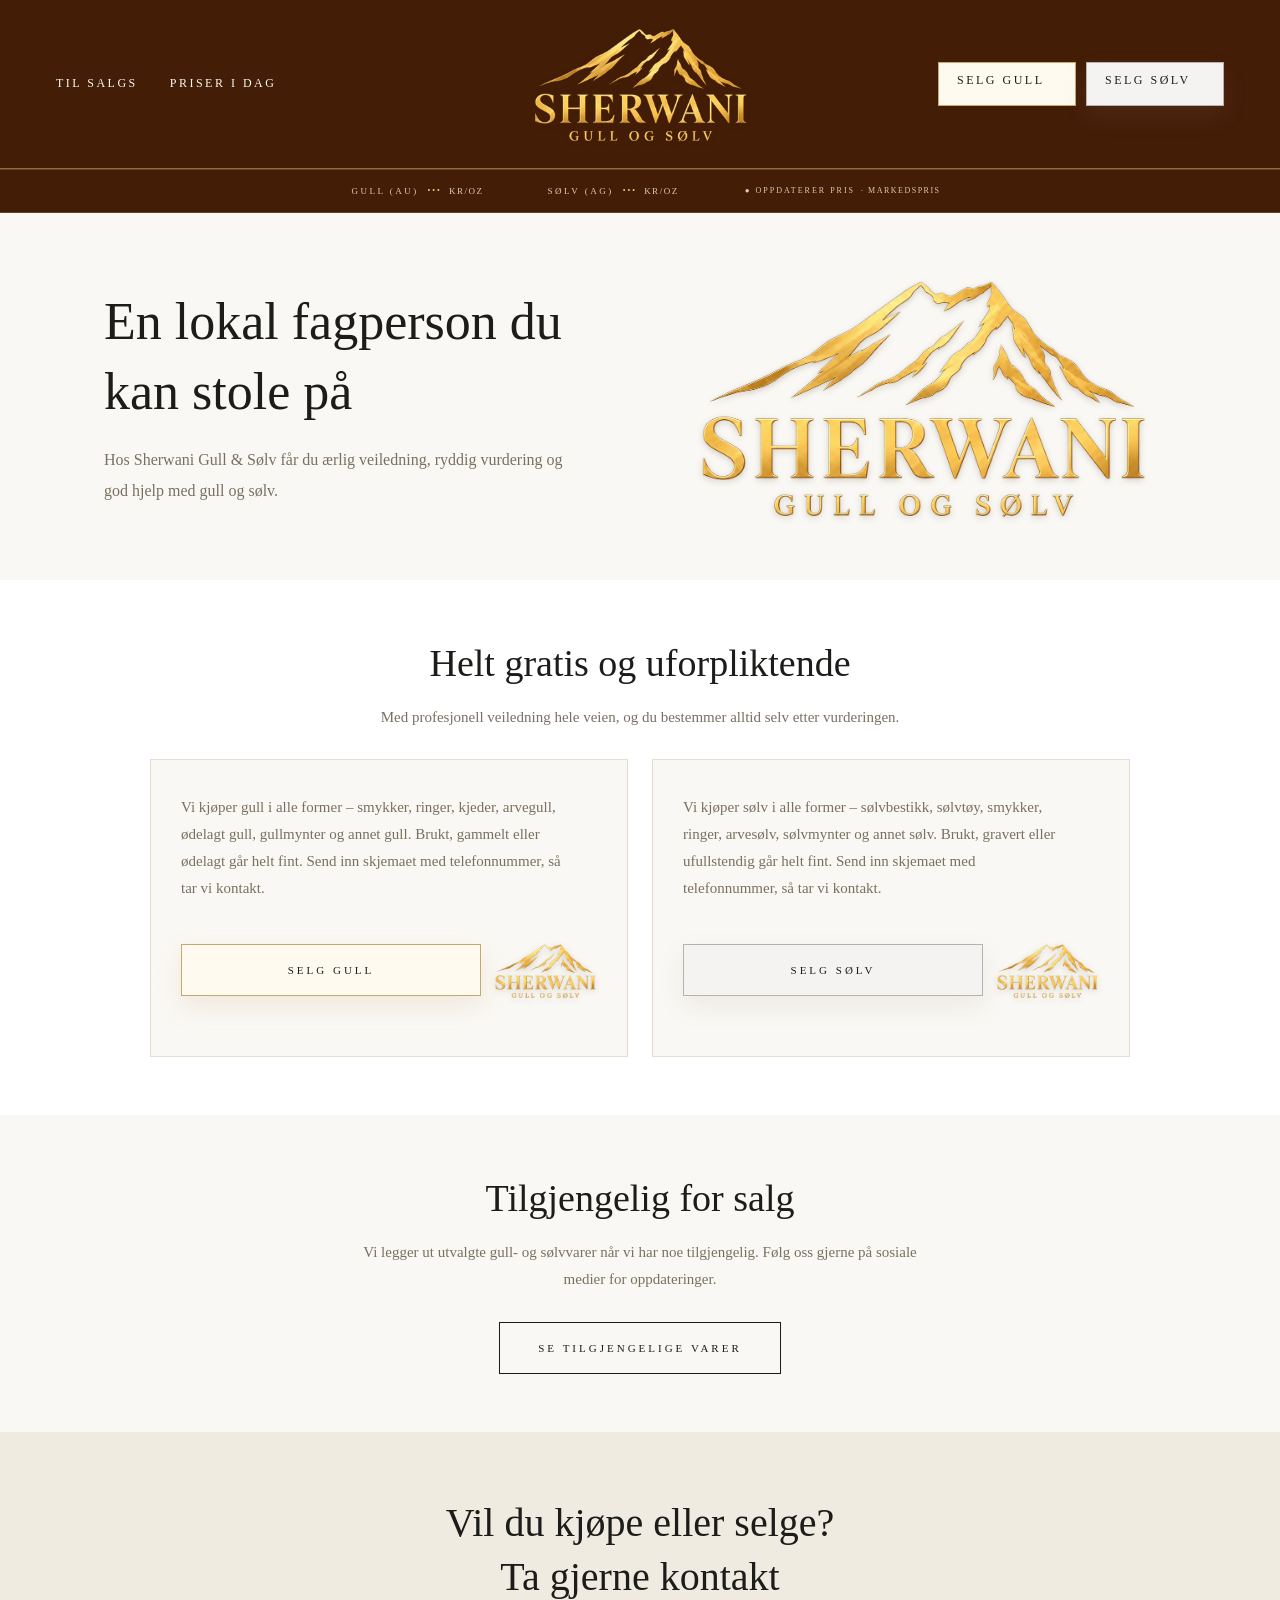
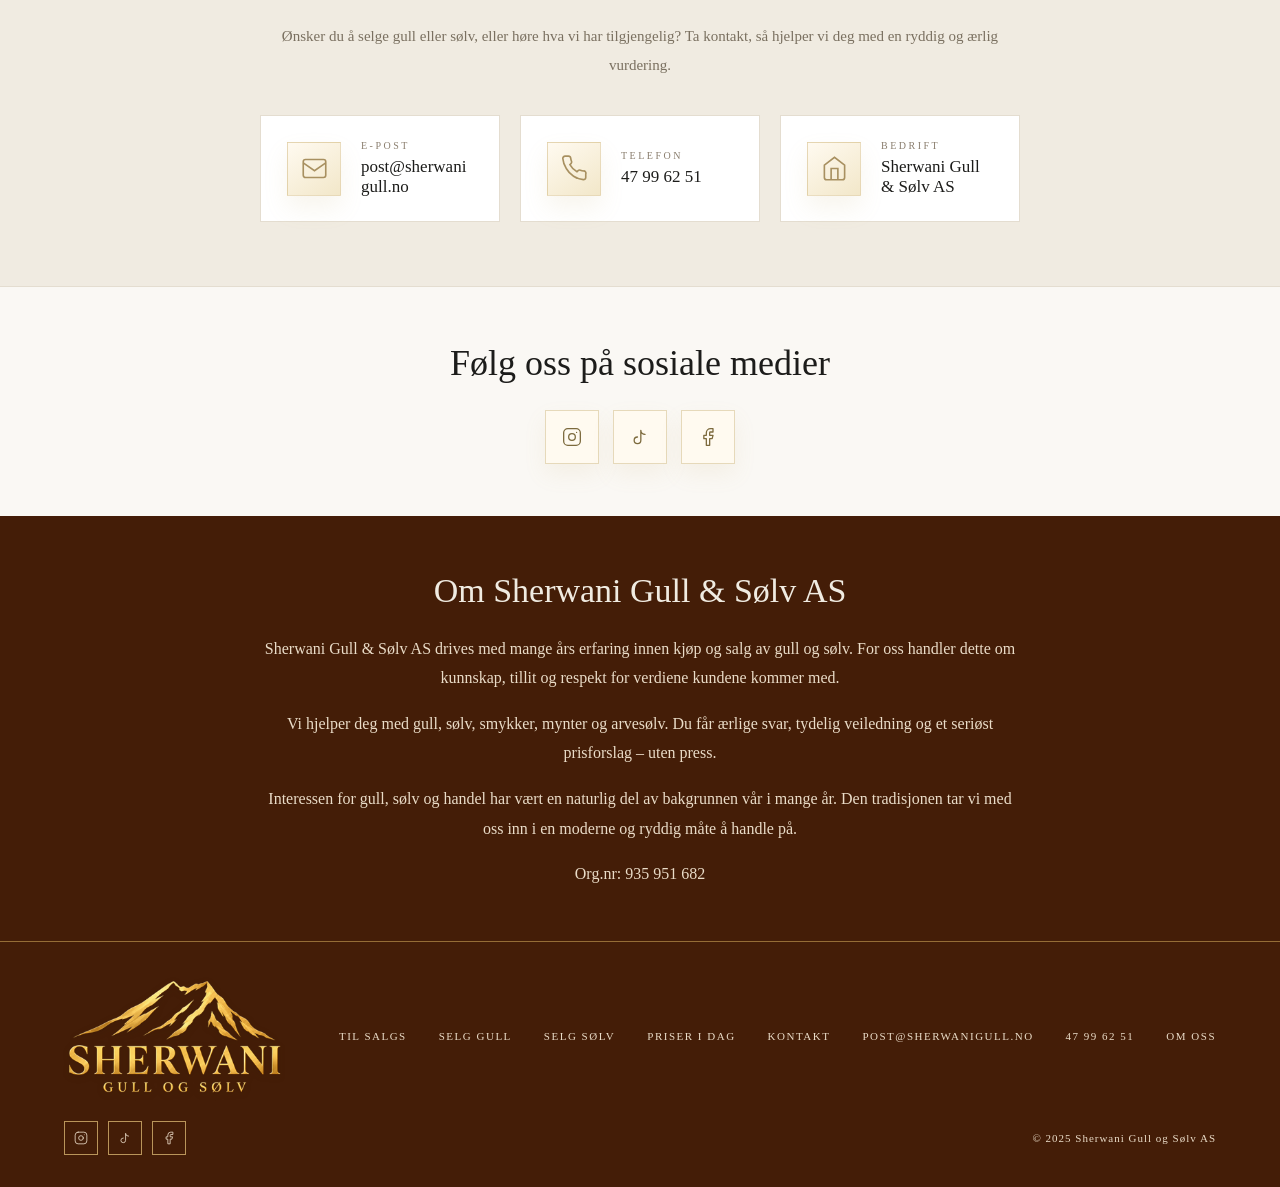
<file: index.html>
<!DOCTYPE html>
<html lang="no">
<head>
<meta charset="UTF-8">
<meta name="viewport" content="width=device-width, initial-scale=1.0">
<meta name="format-detection" content="telephone=no">
<title>Sherwani Gull & Sølv</title>
<script>
if ('scrollRestoration' in history) {
  history.scrollRestoration = 'manual';
}
window.addEventListener('load', function () {
  if (!window.location.hash) window.scrollTo(0, 0);
});
</script>
<style>
* { box-sizing: border-box; margin: 0; padding: 0; }
html { scroll-behavior: smooth; }
body { font-family: 'Georgia', serif; background: #faf8f4; color: #1c1c1a; overflow-x: hidden; }
img, svg { max-width: 100%; }
button, input, select, textarea { font: inherit; }

/* ── NAV ── */
nav {
  display: grid; grid-template-columns: 44px 1fr 44px; align-items: center;
  padding: 18px 20px; border-bottom: 0.5px solid #d6cfc0;
  position: sticky; top: 0; background: #faf8f4; z-index: 100;
}
.logo { text-align: center; text-decoration: none; justify-self: center; }
.logo .main { font-size: 18px; letter-spacing: 6px; text-transform: uppercase; color: #1c1c1a; display: block; }
.logo .sub { font-size: 10px; letter-spacing: 2.6px; color: #8a7e6e; text-transform: uppercase; display: block; margin-top: 4px; }
.hamburger { background: none; border: none; cursor: pointer; padding: 10px; display: flex; flex-direction: column; gap: 6px; }
.hamburger span { display: block; width: 26px; height: 1px; background: #1c1c1a; }
.mobile-nav-actions {
  grid-column: 1 / -1;
  display: grid;
  grid-template-columns: 1fr 1fr;
  gap: 8px;
  margin-top: 12px;
}
.mobile-nav-actions a {
  min-height: 38px;
  display: inline-flex;
  align-items: center;
  justify-content: center;
  border: 0.5px solid #c4a96e;
  background: #fffaf0;
  color: #1c1c1a;
  font-size: 10px;
  letter-spacing: 2px;
  text-transform: uppercase;
  text-decoration: none;
}
.mobile-nav-actions a:last-child {
  border-color: #b7b3ac;
  background: #f4f3f1;
}
.nav-drawer {
  display: none; position: fixed; top: 0; left: 0; width: 100%; min-height: 100vh; min-height: 100dvh;
  background:
    linear-gradient(135deg, rgba(196,169,110,0.08), transparent 34%),
    radial-gradient(circle at 85% 12%, rgba(196,169,110,0.10), transparent 28%),
    #151512;
  z-index: 200; flex-direction: column;
  overflow-y: auto; padding: 78px 24px 34px;
  color: #f0ebe1;
}
.nav-drawer.open { display: flex; }
.nav-drawer::before {
  content: "";
  position: absolute;
  inset: 0;
  background:
    linear-gradient(30deg, transparent 0 46%, rgba(196,169,110,0.08) 46% 47%, transparent 47% 100%),
    linear-gradient(150deg, transparent 0 46%, rgba(196,169,110,0.06) 46% 47%, transparent 47% 100%);
  background-size: 52px 52px;
  opacity: 0.22;
  pointer-events: none;
}
.nav-drawer::after {
  content: "";
  position: absolute;
  inset: 20% 12%;
  background: url("assets/sherwani-brand-640.webp") center / contain no-repeat;
  opacity: 0.055;
  pointer-events: none;
}
.drawer-content {
  position: relative;
  z-index: 1;
  width: min(100%, 440px);
  min-height: calc(100dvh - 112px);
  margin: 0 auto;
  display: flex;
  flex-direction: column;
}
.drawer-content::before {
  content: "";
  position: absolute;
  left: 8%;
  right: 8%;
  bottom: 16px;
  height: 48px;
  background:
    linear-gradient(145deg, transparent 0 44%, rgba(196,169,110,0.35) 45% 47%, transparent 48% 100%),
    linear-gradient(35deg, transparent 0 48%, rgba(196,169,110,0.30) 49% 51%, transparent 52% 100%);
  opacity: 0.06;
  pointer-events: none;
}
.drawer-content::after {
  content: "";
  position: absolute;
  right: 18%;
  bottom: 52px;
  width: 88px;
  height: 44px;
  border: 1px solid rgba(196,169,110,0.55);
  border-bottom: 0;
  border-radius: 88px 88px 0 0;
  opacity: 0.055;
  pointer-events: none;
}
.drawer-brand {
  text-align: center;
  margin-bottom: 34px;
}
.drawer-brand .main {
  display: block;
  color: #f0ebe1;
  font-size: 18px;
  letter-spacing: 6px;
  text-transform: uppercase;
}
.drawer-brand .sub {
  display: block;
  color: #c4a96e;
  font-size: 10px;
  letter-spacing: 3px;
  text-transform: uppercase;
  margin-top: 5px;
}
.drawer-links {
  display: grid;
  border-top: 0.5px solid rgba(196,169,110,0.28);
}
.nav-drawer a { font-size: 14px; letter-spacing: 4px; text-transform: uppercase; color: #f0ebe1; text-decoration: none; }
.drawer-links a {
  padding: 17px 0;
  border-bottom: 0.5px solid rgba(196,169,110,0.22);
}
.nav-drawer a.drawer-cta {
  border: 1px solid #c4a96e;
  padding: 14px 22px;
  background: rgba(196,169,110,0.10);
  color: #f0ebe1;
}
.drawer-bottom {
  margin-top: auto;
  padding-top: 30px;
  display: grid;
  gap: 18px;
}
.drawer-contact {
  display: grid;
  gap: 10px;
  text-align: center;
}
.drawer-contact a {
  color: #cfc5ad;
  font-size: 12px;
  letter-spacing: 2px;
}
.drawer-social {
  display: flex;
  justify-content: center;
  gap: 12px;
}
.drawer-social a {
  width: 38px;
  height: 38px;
  display: inline-flex;
  align-items: center;
  justify-content: center;
  border: 0.5px solid rgba(196,169,110,0.42);
  color: #c4a96e;
}
.drawer-social svg { width: 15px; height: 15px; stroke: currentColor; fill: none; stroke-width: 1.4; stroke-linecap: round; stroke-linejoin: round; }
.nav-close { position: absolute; top: 24px; right: 24px; z-index: 2; background: none; border: none; font-size: 26px; color: #c4a96e; cursor: pointer; padding: 8px; }
.nav-spacer { width: 44px; height: 44px; }

/* ── HERO ── */
.hero { padding: 28px 24px 30px; text-align: center; scroll-margin-top: 110px; }
.hero-eyebrow { font-size: 10px; letter-spacing: 4px; text-transform: uppercase; color: #8a7e6e; margin-bottom: 20px; }
.hero-title { font-size: 36px; font-weight: 400; line-height: 1.35; color: #1c1c1a; margin-bottom: 18px; }
.hero-desc { font-size: 15px; color: #7a7060; line-height: 1.9; margin-bottom: 0; max-width: 420px; margin-left: auto; margin-right: auto; }
.hero-img { margin: 0 auto 20px; width: min(260px, 76vw); height: auto; aspect-ratio: 1/1; display: flex; align-items: center; justify-content: center; }
.hero-img img { width: 100%; height: 100%; object-fit: contain; }

.btn {
  border: 1px solid #1c1c1a;
  font-size: 11px; letter-spacing: 3px; text-transform: uppercase;
  padding: 16px 38px; cursor: pointer; background: transparent;
  color: #1c1c1a; font-family: 'Georgia', serif; text-decoration: none;
  min-height: 52px; display: inline-flex; align-items: center; justify-content: center;
  text-align: center;
}
.btn:active { background: #1c1c1a; color: #faf8f4; }
.btn-submit {
  justify-content: center;
  border-color: #c4a96e;
  background: #fffaf0;
  box-shadow: 0 10px 24px rgba(196, 169, 110, 0.18);
}
.btn-silver {
  justify-content: center;
  border-color: #b7b3ac;
  background: #f4f3f1;
  box-shadow: 0 10px 24px rgba(137, 130, 120, 0.12);
}
.btn-submit:hover {
  background: #f7efd9;
  color: #1c1c1a;
}
.btn-silver:hover {
  background: #eceae6;
  color: #1c1c1a;
}

/* ── SECTION SHARED ── */
.section { padding: 42px 24px; scroll-margin-top: 110px; }
.section-label {
  font-size: 10px; letter-spacing: 4px; text-transform: uppercase; color: #8a7e6e;
  margin-bottom: 28px; text-align: center;
}

/* ── SALG TEASER ── */
.salg-teaser { background: #faf8f4; max-width: none; padding-top: 34px; padding-bottom: 38px; }
.salg-teaser-inner { max-width: 680px; margin: 0 auto; text-align: center; }
.salg-title { font-size: 30px; font-weight: 400; color: #1c1c1a; line-height: 1.35; margin-bottom: 14px; }
.salg-desc { font-size: 15px; color: #7a7060; line-height: 1.85; margin: 0 auto 28px; max-width: 560px; }

/* ── SELG FOKUS ── */
.sell-focus { background: #fff; max-width: none; }
.sell-focus-inner { max-width: 980px; margin: 0 auto; text-align: center; }
.sell-focus-grid { display: grid; grid-template-columns: 1fr; gap: 16px; margin-top: 24px; text-align: left; }
.sell-focus-card { background: #faf8f4; border: 0.5px solid #e4ddd0; padding: 28px 24px; display: grid; gap: 14px; }
.sell-focus-actions {
  display: grid;
  grid-template-columns: minmax(0, 1fr) 92px;
  gap: 12px;
  align-items: center;
  margin-top: 2px;
}
.sell-focus-actions .btn {
  width: 100%;
  justify-content: center;
  min-height: 52px;
}
.sell-focus-thumb {
  width: 92px;
  aspect-ratio: 1 / 1;
  padding: 0;
  border: 0;
  background: transparent;
  display: flex;
  align-items: center;
  justify-content: center;
  overflow: visible;
}
.sell-focus-thumb img {
  width: 100%;
  height: 100%;
  object-fit: contain;
  display: block;
  filter: drop-shadow(0 10px 18px rgba(28, 28, 26, 0.12));
}
.sell-focus-card p { font-size: 15px; color: #7a7060; line-height: 1.8; max-width: 52ch; }
.sell-focus-links { display: flex; flex-wrap: wrap; gap: 10px; margin-top: 4px; }
.sell-focus-note { color: #8a7e6e; font-size: 13px; line-height: 1.7; margin-top: 20px; }

/* ── KONTAKT SECTION ── */
.kontakt-section { padding: 54px 24px; background: #f0ebe1; scroll-margin-top: 110px; }
.kontakt-inner { max-width: 520px; margin: 0 auto; text-align: center; }
.kontakt-eyebrow { font-size: 10px; letter-spacing: 4px; text-transform: uppercase; color: #8a7e6e; margin-bottom: 16px; }
.kontakt-title { font-size: 30px; font-weight: 400; color: #1c1c1a; margin-bottom: 18px; line-height: 1.35; }
.kontakt-desc { font-size: 15px; color: #7a7060; line-height: 1.9; margin-bottom: 36px; }
.kontakt-cards { display: grid; grid-template-columns: 1fr; gap: 14px; text-align: left; }
.kcard { background: #fff; border: 0.5px solid #e4ddd0; padding: 24px 26px; display: flex; align-items: center; gap: 20px; min-height: 104px; }
.kcard-icon {
  width: 54px;
  height: 54px;
  display: flex;
  align-items: center;
  justify-content: center;
  flex: 0 0 54px;
  background: linear-gradient(145deg, #fffaf0 0%, #f2e7c9 100%);
  border: 1px solid rgba(196, 169, 110, 0.36);
  box-shadow: 0 12px 24px rgba(196, 169, 110, 0.12);
}
.kcard-icon svg { width: 27px; height: 27px; stroke: #a89060; fill: none; stroke-width: 1.45; flex-shrink: 0; }
.kcard-label { font-size: 10px; letter-spacing: 2.5px; text-transform: uppercase; color: #8a7e6e; margin-bottom: 6px; }
.kcard-value { font-size: 17px; color: #1c1c1a; font-family: 'Georgia', serif; }
.kcard-value, .kcard-value a { overflow-wrap: anywhere; }
.kcard-value a { color: #1c1c1a; text-decoration: none; }
.kcard-value a:hover { color: #c4a96e; }

/* ── SOSIALE MEDIER ── */
.social-section { padding: 40px 20px; text-align: center; background: #faf8f4; border-top: 0.5px solid #e4ddd0; }
.social-title { font-size: 28px; font-weight: 400; line-height: 1.35; margin-bottom: 10px; color: #1c1c1a; }
.social-row { display: flex; gap: 14px; align-items: center; justify-content: center; margin-top: 22px; }
.social-link { display: flex; align-items: center; justify-content: center; width: 54px; height: 54px; border: 1px solid rgba(196, 169, 110, 0.42); color: #7c6a3d; background: #fffaf0; text-decoration: none; box-shadow: 0 10px 22px rgba(196, 169, 110, 0.10); transition: border-color 0.25s, color 0.25s, background 0.25s, transform 0.25s; }
.social-link:hover { border-color: #c4a96e; color: #c4a96e; background: #fff6df; transform: translateY(-1px); }
.social-link svg { width: 20px; height: 20px; stroke: currentColor; fill: none; stroke-width: 1.55; stroke-linecap: round; stroke-linejoin: round; }
.social-label { font-size: 10px; letter-spacing: 3px; text-transform: uppercase; color: #b0a898; margin-bottom: 16px; }

.footer-social { display: flex; gap: 10px; align-items: center; justify-content: center; margin-bottom: 20px; }
.footer-social a { display: flex; align-items: center; justify-content: center; width: 34px; height: 34px; border: 0.5px solid #d6cfc0; color: #b0a898; text-decoration: none; transition: border-color 0.25s, color 0.25s; }
.footer-social a:hover { border-color: #c4a96e; color: #c4a96e; }
.footer-social svg { width: 14px; height: 14px; stroke: currentColor; fill: none; stroke-width: 1.4; stroke-linecap: round; stroke-linejoin: round; }

/* ── OM OSS STRIP ── */
.om-strip { background: #1c1c1a; padding: 44px 28px; text-align: center; scroll-margin-top: 110px; }
.om-eyebrow { font-size: 10px; letter-spacing: 4px; text-transform: uppercase; color: #c4a96e; margin-bottom: 18px; }
.om-title { font-size: 28px; font-weight: 400; color: #f0ebe1; line-height: 1.35; margin-bottom: 20px; }
.om-desc { font-size: 15px; color: #b5ab98; line-height: 1.85; margin-bottom: 0; max-width: 760px; margin-left: auto; margin-right: auto; display: grid; gap: 16px; }
.org-number, .org-number a, .org-number a[x-apple-data-detectors] {
  color: inherit !important;
  text-decoration: none !important;
}

/* ── FOOTER ── */
footer { padding: 30px 24px; border-top: 0.5px solid #d6cfc0; text-align: center; }
.footer-logo { display: inline-flex; align-items: center; gap: 12px; text-decoration: none; margin-bottom: 24px; }
.footer-logo img { width: 34px; height: 34px; object-fit: contain; }
.footer-logo span { font-size: 13px; letter-spacing: 3px; text-transform: uppercase; color: #1c1c1a; }
.footer-links { display: flex; flex-wrap: wrap; gap: 16px 24px; justify-content: center; margin-bottom: 24px; }
.footer-links a { font-size: 11px; letter-spacing: 1.5px; color: #8a7e6e; text-decoration: none; text-transform: uppercase; overflow-wrap: anywhere; }
.footer-copy { font-size: 11px; color: #b0a898; letter-spacing: 1px; }

/* ── PRISBAR ── */
.price-bar {
  background: linear-gradient(135deg, #1a1600 0%, #2a2000 50%, #1a1600 100%);
  padding: 12px 16px;
  border-top: 1px solid #c4a96e44;
  border-bottom: 1px solid #c4a96e44;
  overflow: hidden;
}
.price-bar-inner {
  display: flex; align-items: center; justify-content: center;
  flex-wrap: wrap; gap: 8px 18px;
}
.price-item {
  display: inline-flex; align-items: center; gap: 8px;
  padding: 4px 12px;
  flex: 1; justify-content: center; min-width: 140px;
}
.price-metal {
  font-size: 9px; letter-spacing: 2.5px; text-transform: uppercase;
  color: #a89060; white-space: nowrap;
}
.price-value {
  font-size: 17px; color: #e8c97a;
  font-family: 'Georgia', serif; letter-spacing: 0.5px;
  text-shadow: 0 0 18px #c4a96e66; white-space: nowrap;
}
.price-unit {
  font-size: 9px; letter-spacing: 1.5px; color: #806840;
  text-transform: uppercase; white-space: nowrap;
}
.price-meta {
  width: 100%; text-align: center;
  padding: 4px 0 2px; border-top: 0.5px solid #c4a96e1a;
  display: flex; align-items: center; justify-content: center; gap: 6px;
}
.price-live {
  font-size: 8px; letter-spacing: 2px; text-transform: uppercase;
  color: #605040;
}
.price-live.ready { color: #7ab870; }
.price-note {
  font-size: 8px; letter-spacing: 1.5px; text-transform: uppercase;
  color: #806840;
}
.price-updated {
  font-size: 8px; letter-spacing: 1px; color: #605040;
}

/* ── NAV: hide desktop links on mobile ── */
.nav-desktop-left, .nav-desktop-right { display: none; }

/* ── SMALL MOBILE TUNING ── */
@media (max-width: 430px) {
  nav { padding: 16px 14px; }
  .logo .main { font-size: 15px; letter-spacing: 4px; }
  .logo .sub { font-size: 9px; letter-spacing: 1.6px; }
  .hamburger { padding: 8px; }

  .price-bar { padding: 12px 10px; }
  .price-bar-inner { display: grid; grid-template-columns: 1fr 1fr; gap: 8px 10px; }
  .price-item { min-width: 0; padding: 4px 0; gap: 5px; }
  .price-metal, .price-unit { font-size: 8px; letter-spacing: 1px; }
  .price-value { font-size: 15px; letter-spacing: 0; }
  .price-meta { grid-column: 1 / -1; flex-wrap: wrap; }

  .hero { padding: 24px 20px 30px; }
  .hero-eyebrow, .section-label, .kontakt-eyebrow, .om-eyebrow { letter-spacing: 3px; }
  .hero-title { font-size: 32px; line-height: 1.28; }
  .hero-desc, .salg-desc, .kontakt-desc, .om-desc { font-size: 15px; line-height: 1.75; }
  .btn { width: 100%; padding: 16px 18px; }

  .section, .kontakt-section { padding-left: 20px; padding-right: 20px; }
  .kcard { padding: 22px 20px; gap: 16px; min-height: 94px; }
  .kcard-icon { width: 48px; height: 48px; flex-basis: 48px; }
  .kcard-icon svg { width: 24px; height: 24px; }
  .footer-logo span { font-size: 11px; letter-spacing: 2px; }
}

/* ── DESKTOP OVERRIDE (min 768px) ── */
@media (min-width: 768px) {
  nav { grid-template-columns: 1fr auto 1fr; column-gap: 20px; padding: 22px 28px; }
  .hamburger, .mobile-nav-actions, .nav-spacer { display: none; }

  /* Prisbar desktop */
  .price-bar { padding: 11px 48px; }
  .price-bar-inner { flex-wrap: nowrap; gap: 28px; }
  .price-item { padding: 0 18px; flex: none; }
  .price-meta { width: auto; border-top: none; padding: 0; margin-left: 20px; }

  /* Show desktop nav links */
  .nav-desktop-left, .nav-desktop-right {
    display: flex; gap: 20px; align-items: center;
  }
  .nav-desktop-left { justify-self: start; }
  .nav-desktop-right { justify-self: end; gap: 10px; }
  .nav-desktop-left a, .nav-desktop-right a {
    font-size: 12px; letter-spacing: 2.5px; text-transform: uppercase;
    color: #1c1c1a; text-decoration: none; transition: color 0.2s;
  }
  .nav-desktop-right a.nav-cta {
    min-width: 118px;
    min-height: 44px;
    justify-content: center;
    border: 1px solid #c4a96e;
    padding: 10px 14px;
    background: #fffaf0;
    color: #1c1c1a;
  }
  .nav-desktop-right a.nav-cta.btn-silver {
    border-color: #b7b3ac;
    background: #f4f3f1;
  }
  .nav-desktop-right a.nav-cta:hover {
    background: #f7efd9;
    color: #1c1c1a;
  }
  .nav-desktop-right a.nav-cta.btn-silver:hover {
    background: #eceae6;
    color: #1c1c1a;
  }
  .nav-desktop-left a:hover, .nav-desktop-right a:hover { color: #c4a96e; }

  /* Hero: text left, image right */
  .hero {
    display: grid; grid-template-columns: 1fr 1fr;
    gap: 56px; align-items: center; text-align: left;
    padding: 54px 64px; max-width: 1200px; margin: 0 auto;
  }
  .hero-img { order: 2; width: 100%; max-width: 460px; height: auto; aspect-ratio: 1/1; margin: 0 auto; }
  .hero > div:last-child { order: 1; }
  .hero-title { font-size: 52px; }
  .hero-desc { margin-left: 0; max-width: 480px; font-size: 16px; }
  .section { padding: 58px 64px; max-width: 1100px; margin: 0 auto; }
  .salg-teaser { max-width: none; }
  .salg-title { font-size: 38px; }
  .sell-focus { max-width: none; }
  .sell-focus-grid { grid-template-columns: repeat(2, 1fr); gap: 24px; }
  .sell-focus-card { padding: 34px 30px; }
  .sell-focus-actions { grid-template-columns: minmax(0, 1fr) 104px; }
  .sell-focus-thumb { width: 104px; }
  .social-section { padding: 52px 64px; }
  .social-title { font-size: 36px; }

  /* Kontakt */
  .kontakt-section { padding: 64px 64px; }
  .kontakt-inner { max-width: 760px; }
  .kontakt-title { font-size: 40px; }
  .kontakt-cards { grid-template-columns: repeat(3, 1fr); gap: 20px; }

  /* Om strip */
  .om-strip { padding: 52px 64px; }
  .om-title { font-size: 34px; }
  .om-desc { max-width: 760px; font-size: 16px; }

  /* Footer */
  footer { display: flex; align-items: center; justify-content: space-between; padding: 32px 64px; text-align: left; }
  .footer-logo { margin-bottom: 0; }
  .footer-links { margin-bottom: 0; gap: 14px 32px; }
  .footer-social { margin-bottom: 0; }
}

@media (min-width: 1100px) {
  nav { column-gap: 32px; padding: 22px 56px; }
  .nav-desktop-left { gap: 32px; }
  .nav-desktop-right a.nav-cta {
    min-width: 138px;
    padding: 10px 18px;
  }
}
</style>
<meta name="theme-color" content="#441d07">
<link rel="icon" href="favicon.ico" sizes="any">
<link rel="icon" type="image/png" sizes="32x32" href="assets/favicon-32.png">
<link rel="apple-touch-icon" sizes="180x180" href="assets/apple-touch-icon.png">
<link rel="manifest" href="site.webmanifest">
<meta property="og:type" content="website">
<meta property="og:locale" content="nb_NO">
<meta property="og:title" content="Sherwani Gull & Sølv">
<meta property="og:image" content="assets/sherwani-social.jpg">
<meta property="og:image:width" content="1200">
<meta property="og:image:height" content="630">
<meta property="og:image:alt" content="Sherwani Gull og Sølv – gyllent fjell på espressobrun bakgrunn">
<meta name="twitter:card" content="summary_large_image">
<meta name="twitter:image" content="assets/sherwani-social.jpg">
<link rel="stylesheet" href="brand.css">
</head>
<body id="top">

<!-- NAV -->
<nav>
  <div class="nav-desktop-left">
    <a href="varer.html">Til salgs</a>
    <a href="priser.html">Priser i dag</a>
  </div>
  <button class="hamburger" onclick="document.getElementById('drawer').classList.add('open')" aria-label="Meny">
    <span></span><span></span><span></span>
  </button>
  <a class="logo" href="#top"><img class="brand-logo" src="assets/sherwani-brand-640.webp" srcset="assets/sherwani-brand-320.webp 320w, assets/sherwani-brand-640.webp 640w, assets/sherwani-brand-1100.webp 1100w" sizes="(max-width: 600px) 180px, 220px" width="640" height="360" alt="Sherwani Gull og Sølv – gyllent fjell på espressobrun bakgrunn">
  </a>
  <div class="nav-desktop-right">
    <a href="selg-gull/" class="nav-cta">Selg gull</a>
    <a href="selg-solv/" class="nav-cta btn-silver">Selg sølv</a>
  </div>
  <div class="nav-spacer" aria-hidden="true"></div>
  <div class="mobile-nav-actions" aria-label="Selg gull eller sølv">
    <a href="selg-gull/">Selg gull</a>
    <a href="selg-solv/">Selg sølv</a>
  </div>
</nav>

<!-- PRISBAR -->
<div class="price-bar" id="price-bar">
  <div class="price-bar-inner">
    <div class="price-item">
      <span class="price-metal">Gull (Au)</span>
      <span class="price-value" id="gold-val">···</span>
      <span class="price-unit">kr/oz</span>
    </div>
    <div class="price-item">
      <span class="price-metal">Sølv (Ag)</span>
      <span class="price-value" id="silver-val">···</span>
      <span class="price-unit">kr/oz</span>
    </div>
    <div class="price-meta">
      <span class="price-live" id="price-live">● Henter priser</span>
      <span class="price-note">· Markedspris</span>
      <span class="price-updated" id="price-updated"></span>
    </div>
  </div>
</div>

<!-- DRAWER -->
<div class="nav-drawer" id="drawer">
  <button class="nav-close" onclick="document.getElementById('drawer').classList.remove('open')" aria-label="Lukk">✕</button>
  <div class="drawer-content">
    <div class="drawer-brand"><img class="brand-logo" src="assets/sherwani-brand-640.webp" srcset="assets/sherwani-brand-320.webp 320w, assets/sherwani-brand-640.webp 640w, assets/sherwani-brand-1100.webp 1100w" sizes="(max-width: 600px) 180px, 220px" width="640" height="360" alt="Sherwani Gull og Sølv – gyllent fjell på espressobrun bakgrunn"></div>
    <div class="drawer-links">
      <a href="selg-solv/" onclick="document.getElementById('drawer').classList.remove('open')">Selg sølv</a>
      <a href="selg-gull/" onclick="document.getElementById('drawer').classList.remove('open')">Selg gull</a>
      <a href="#selg" onclick="document.getElementById('drawer').classList.remove('open')">Vurdering</a>
      <a href="priser.html" onclick="document.getElementById('drawer').classList.remove('open')">Priser i dag</a>
      <a href="varer.html" onclick="document.getElementById('drawer').classList.remove('open')">Varer</a>
      <a href="#om-oss" onclick="document.getElementById('drawer').classList.remove('open')">Om oss</a>
    </div>
    <div class="drawer-bottom">
      <div class="drawer-contact">
        <a href="mailto:post@sherwanigull.no" onclick="document.getElementById('drawer').classList.remove('open')">post@sherwanigull.no</a>
        <a href="tel:+4747996251" onclick="document.getElementById('drawer').classList.remove('open')">47 99 62 51</a>
      </div>
      <div class="drawer-social" aria-label="Sosiale medier">
        <a href="https://www.instagram.com/sherwanigull" target="_blank" rel="noopener" aria-label="Instagram">
          <svg viewBox="0 0 24 24"><rect x="2" y="2" width="20" height="20" rx="5"/><circle cx="12" cy="12" r="4"/><circle cx="17.5" cy="6.5" r="0.8" fill="currentColor" stroke="none"/></svg>
        </a>
        <a href="https://www.tiktok.com/@sherwanigull" target="_blank" rel="noopener" aria-label="TikTok">
          <svg viewBox="0 0 24 24"><path d="M9 12a4 4 0 1 0 4 4V4a5 5 0 0 0 5 4.9"/></svg>
        </a>
        <a href="https://www.facebook.com/share/1KrKHY9K24/?mibextid=wwXIfr" target="_blank" rel="noopener" aria-label="Facebook">
          <svg viewBox="0 0 24 24"><path d="M18 2h-3a5 5 0 0 0-5 5v3H7v4h3v8h4v-8h3l1-4h-4V7a1 1 0 0 1 1-1h3z"/></svg>
        </a>
      </div>
    </div>
  </div>
</div>

<!-- HERO -->
<div class="hero">
  <div class="hero-img">
    <img id="hero-img" src="assets/sherwani-brand-1100.webp" width="1100" height="619" alt="Sherwani Gull og Sølv"/>
  </div>
  <div>
    <h1 class="hero-title">En lokal fagperson du kan stole på</h1>
    <p class="hero-desc">Hos Sherwani Gull &amp; Sølv får du ærlig veiledning, ryddig vurdering og god hjelp med gull og sølv.</p>
  </div>
</div>

<!-- SELG GULL OG SØLV -->
<div class="section sell-focus" id="selg">
  <div class="sell-focus-inner">
    <h2 class="salg-title">Helt gratis og uforpliktende</h2>
    <p class="salg-desc">Med profesjonell veiledning hele veien, og du bestemmer alltid selv etter vurderingen.</p>
    <div class="sell-focus-grid">
      <article class="sell-focus-card">
        <p>Vi kjøper gull i alle former – smykker, ringer, kjeder, arvegull, ødelagt gull, gullmynter og annet gull. Brukt, gammelt eller ødelagt går helt fint. Send inn skjemaet med telefonnummer, så tar vi kontakt.</p>
        <div class="sell-focus-actions">
          <a class="btn btn-submit" href="selg-gull/">Selg gull</a>
          <div class="sell-focus-thumb" aria-hidden="true">
            <img src="assets/sherwani-brand-320.webp" alt="">
          </div>
        </div>
      </article>
      <article class="sell-focus-card">
        <p>Vi kjøper sølv i alle former – sølvbestikk, sølvtøy, smykker, ringer, arvesølv, sølvmynter og annet sølv. Brukt, gravert eller ufullstendig går helt fint. Send inn skjemaet med telefonnummer, så tar vi kontakt.</p>
        <div class="sell-focus-actions">
          <a class="btn btn-silver" href="selg-solv/">Selg sølv</a>
          <div class="sell-focus-thumb" aria-hidden="true">
            <img src="assets/sherwani-brand-320.webp" alt="">
          </div>
        </div>
      </article>
    </div>
  </div>
</div>

<!-- TILGJENGELIG FOR SALG -->
<div class="section salg-teaser">
  <div class="salg-teaser-inner">
    <h2 class="salg-title">Tilgjengelig for salg</h2>
    <p class="salg-desc">Vi legger ut utvalgte gull- og sølvvarer når vi har noe tilgjengelig. Følg oss gjerne på sosiale medier for oppdateringer.</p>
    <a href="varer.html" class="btn">Se tilgjengelige varer</a>
  </div>
</div>

<!-- KONTAKT -->
<div class="kontakt-section" id="kontakt">
  <div class="kontakt-inner">
    <h2 class="kontakt-title">Vil du kjøpe eller selge?<br>Ta gjerne kontakt</h2>
    <p class="kontakt-desc">Ønsker du å selge gull eller sølv, eller høre hva vi har tilgjengelig? Ta kontakt, så hjelper vi deg med en ryddig og ærlig vurdering.</p>
    <div class="kontakt-cards">

      <div class="kcard">
        <div class="kcard-icon">
          <svg viewBox="0 0 24 24"><rect x="2" y="4" width="20" height="16" rx="2"/><path d="M2 7l10 7 10-7"/></svg>
        </div>
        <div>
          <div class="kcard-label">E-post</div>
          <div class="kcard-value"><a href="mailto:post@sherwanigull.no">post@sherwanigull.no</a></div>
        </div>
      </div>

      <div class="kcard">
        <div class="kcard-icon">
          <svg viewBox="0 0 24 24"><path d="M22 16.92v3a2 2 0 0 1-2.18 2 19.79 19.79 0 0 1-8.63-3.07A19.5 19.5 0 0 1 4.69 12 19.79 19.79 0 0 1 1.63 3.18 2 2 0 0 1 3.62 1h3a2 2 0 0 1 2 1.72c.127.96.361 1.903.7 2.81a2 2 0 0 1-.45 2.11L7.91 8.6a16 16 0 0 0 6.29 6.29l.97-.97a2 2 0 0 1 2.11-.45c.907.339 1.85.573 2.81.7A2 2 0 0 1 22 16.92z"/></svg>
        </div>
        <div>
          <div class="kcard-label">Telefon</div>
          <div class="kcard-value"><a href="tel:+4747996251">47 99 62 51</a></div>
        </div>
      </div>

      <div class="kcard">
        <div class="kcard-icon">
          <svg viewBox="0 0 24 24"><path d="M3 9l9-7 9 7v11a2 2 0 0 1-2 2H5a2 2 0 0 1-2-2z"/><polyline points="9 22 9 12 15 12 15 22"/></svg>
        </div>
        <div>
          <div class="kcard-label">Bedrift</div>
          <div class="kcard-value">Sherwani Gull &amp; Sølv AS</div>
        </div>
      </div>


    </div>
  </div>
</div>

<!-- SOSIALE MEDIER -->
<div class="social-section">
  <h2 class="social-title">Følg oss på sosiale medier</h2>
  <div class="social-row">
    <a class="social-link" href="https://www.instagram.com/sherwanigull" target="_blank" rel="noopener" aria-label="Instagram">
      <svg viewBox="0 0 24 24"><rect x="2" y="2" width="20" height="20" rx="5"/><circle cx="12" cy="12" r="4"/><circle cx="17.5" cy="6.5" r="0.8" fill="currentColor" stroke="none"/></svg>
    </a>
    <a class="social-link" href="https://www.tiktok.com/@sherwanigull" target="_blank" rel="noopener" aria-label="TikTok">
      <svg viewBox="0 0 24 24"><path d="M9 12a4 4 0 1 0 4 4V4a5 5 0 0 0 5 4.9"/></svg>
    </a>
    <a class="social-link" href="https://www.facebook.com/share/1KrKHY9K24/?mibextid=wwXIfr" target="_blank" rel="noopener" aria-label="Facebook">
      <svg viewBox="0 0 24 24"><path d="M18 2h-3a5 5 0 0 0-5 5v3H7v4h3v8h4v-8h3l1-4h-4V7a1 1 0 0 1 1-1h3z"/></svg>
    </a>
  </div>
</div>

<!-- OM OSS STRIP -->
<div class="om-strip" id="om-oss">
  <h2 class="om-title">Om Sherwani Gull &amp; Sølv AS</h2>
  <div class="om-desc">
    <p>Sherwani Gull &amp; Sølv AS drives med mange års erfaring innen kjøp og salg av gull og sølv. For oss handler dette om kunnskap, tillit og respekt for verdiene kundene kommer med.</p>
    <p>Vi hjelper deg med gull, sølv, smykker, mynter og arvesølv. Du får ærlige svar, tydelig veiledning og et seriøst prisforslag – uten press.</p>
    <p>Interessen for gull, sølv og handel har vært en naturlig del av bakgrunnen vår i mange år. Den tradisjonen tar vi med oss inn i en moderne og ryddig måte å handle på.</p>
    <p class="org-number">Org.nr: 935 951 682</p>
  </div>
</div>

<!-- FOOTER -->
<footer>
  <a class="footer-logo" href="#top"><img class="brand-logo" src="assets/sherwani-brand-640.webp" srcset="assets/sherwani-brand-320.webp 320w, assets/sherwani-brand-640.webp 640w, assets/sherwani-brand-1100.webp 1100w" sizes="(max-width: 600px) 180px, 220px" width="640" height="360" alt="Sherwani Gull og Sølv – gyllent fjell på espressobrun bakgrunn">
  </a>
  <div class="footer-links">
    <a href="varer.html">Til salgs</a>
    <a href="selg-gull/">Selg gull</a>
    <a href="selg-solv/">Selg sølv</a>
    <a href="priser.html">Priser i dag</a>
    <a href="#kontakt">Kontakt</a>
    <a href="mailto:post@sherwanigull.no">post@sherwanigull.no</a>
    <a href="tel:+4747996251">47 99 62 51</a>
    <a href="#om-oss">Om oss</a>
  </div>
  <div class="footer-social">
    <a href="https://www.instagram.com/sherwanigull" target="_blank" rel="noopener" aria-label="Instagram">
      <svg viewBox="0 0 24 24"><rect x="2" y="2" width="20" height="20" rx="5"/><circle cx="12" cy="12" r="4"/><circle cx="17.5" cy="6.5" r="0.8" fill="currentColor" stroke="none"/></svg>
    </a>
    <a href="https://www.tiktok.com/@sherwanigull" target="_blank" rel="noopener" aria-label="TikTok">
      <svg viewBox="0 0 24 24"><path d="M9 12a4 4 0 1 0 4 4V4a5 5 0 0 0 5 4.9"/></svg>
    </a>
    <a href="https://www.facebook.com/share/1KrKHY9K24/?mibextid=wwXIfr" target="_blank" rel="noopener" aria-label="Facebook">
      <svg viewBox="0 0 24 24"><path d="M18 2h-3a5 5 0 0 0-5 5v3H7v4h3v8h4v-8h3l1-4h-4V7a1 1 0 0 1 1-1h3z"/></svg>
    </a>
  </div>
  <div class="footer-copy">© 2025 Sherwani Gull og Sølv AS</div>
</footer>

<script>
(function () {
  const REFRESH_MS = 60 * 1000;
  const TIMEOUT_MS = 10000;

  function fmt(val) {
    return val.toLocaleString('nb-NO', { minimumFractionDigits: 2, maximumFractionDigits: 2 });
  }

  function setStatus(msg, live) {
    const el = document.getElementById('price-live');
    if (!el) return;
    el.textContent = live ? '● Live pris' : '● ' + msg;
    el.className   = 'price-live' + (live ? ' ready' : '');
  }

  function renderPrices(goldNok, silverNok) {
    const elG = document.getElementById('gold-val');
    const elS = document.getElementById('silver-val');
    if (elG) elG.textContent = fmt(goldNok);
    if (elS) elS.textContent = fmt(silverNok);
  }

  function clearPrices() {
    ['gold-val','silver-val'].forEach((id) => {
      const el = document.getElementById(id);
      if (el) el.textContent = '···';
    });
  }

  function render(goldNok, silverNok) {
    renderPrices(goldNok, silverNok);
    const hm = new Date().toLocaleTimeString('nb-NO', { hour: '2-digit', minute: '2-digit', second: '2-digit' });
    const upd = document.getElementById('price-updated');
    if (upd) upd.textContent = '· ' + hm;
    setStatus('', true);
  }

  async function timedFetch(url) {
    const ctrl = new AbortController();
    const tid  = setTimeout(() => ctrl.abort(), TIMEOUT_MS);
    try {
      const res = await fetch(url, { signal: ctrl.signal, cache: 'no-store' });
      if (!res.ok) throw new Error(res.status);
      return await res.json();
    } finally {
      clearTimeout(tid);
    }
  }

  // Live Gold API-priser regnes om fra USD til NOK
  const SOURCES = [

    // Kilde 1: gold-api.com (live) + open.er-api.com (NOK-kurs, CORS ok)
    async () => {
      const [xau, xag, fx] = await Promise.all([
        timedFetch('https://api.gold-api.com/price/XAU'),
        timedFetch('https://api.gold-api.com/price/XAG'),
        timedFetch('https://open.er-api.com/v6/latest/USD')
      ]);
      const goldUsd   = xau?.price;
      const silverUsd = xag?.price;
      const nokRate   = fx?.rates?.NOK;
      if (!goldUsd || !silverUsd || !nokRate) throw new Error('Mangler data');
      return { goldNok: goldUsd * nokRate, silverNok: silverUsd * nokRate };
    }

  ];
  async function fetchPrices() {
    for (let i = 0; i < SOURCES.length; i++) {
      try {
        const { goldNok, silverNok } = await SOURCES[i]();
        render(goldNok, silverNok);
        return;
      } catch (err) {
        console.warn('[Pris] Kilde', i + 1, 'feilet:', err.message);
      }
    }
    clearPrices();
    setStatus('Oppdaterer pris', false);
  }

  fetchPrices();
  setInterval(fetchPrices, REFRESH_MS);
})();
</script>
</body>
</html>
</file>
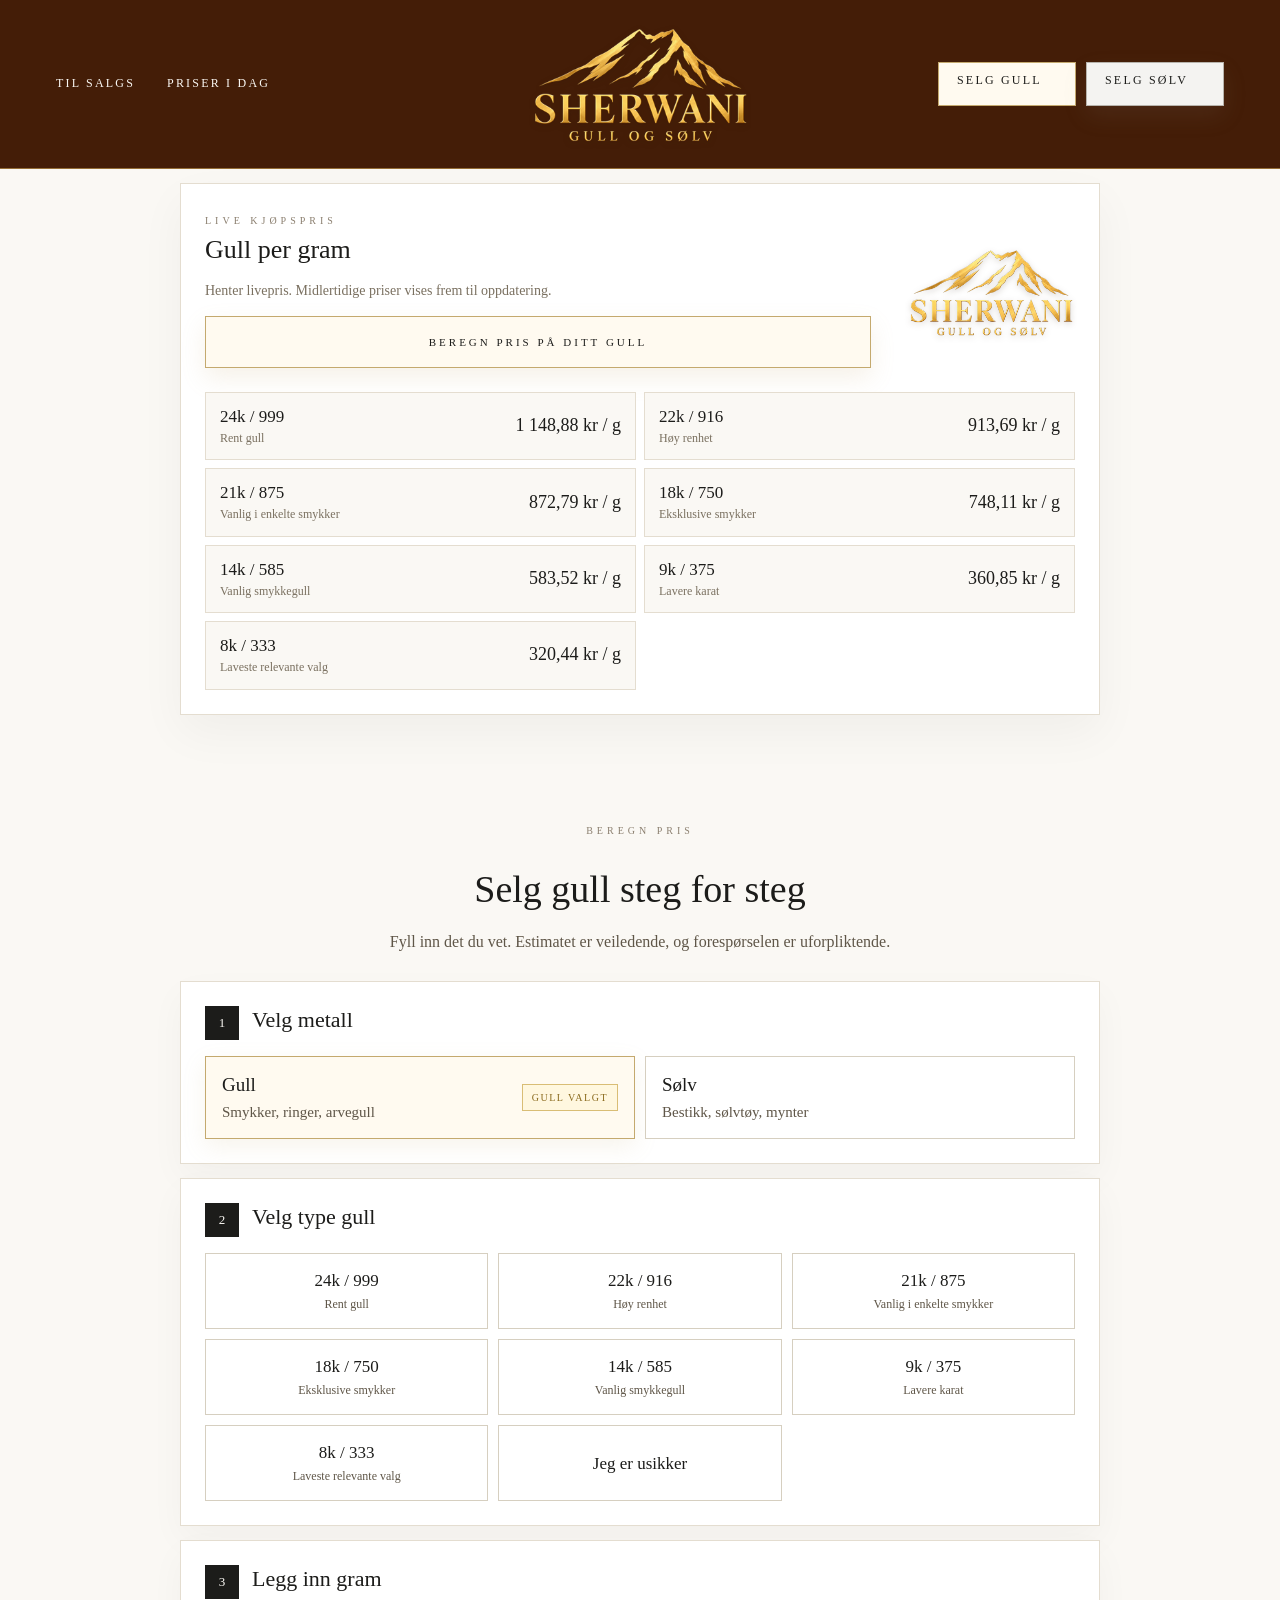
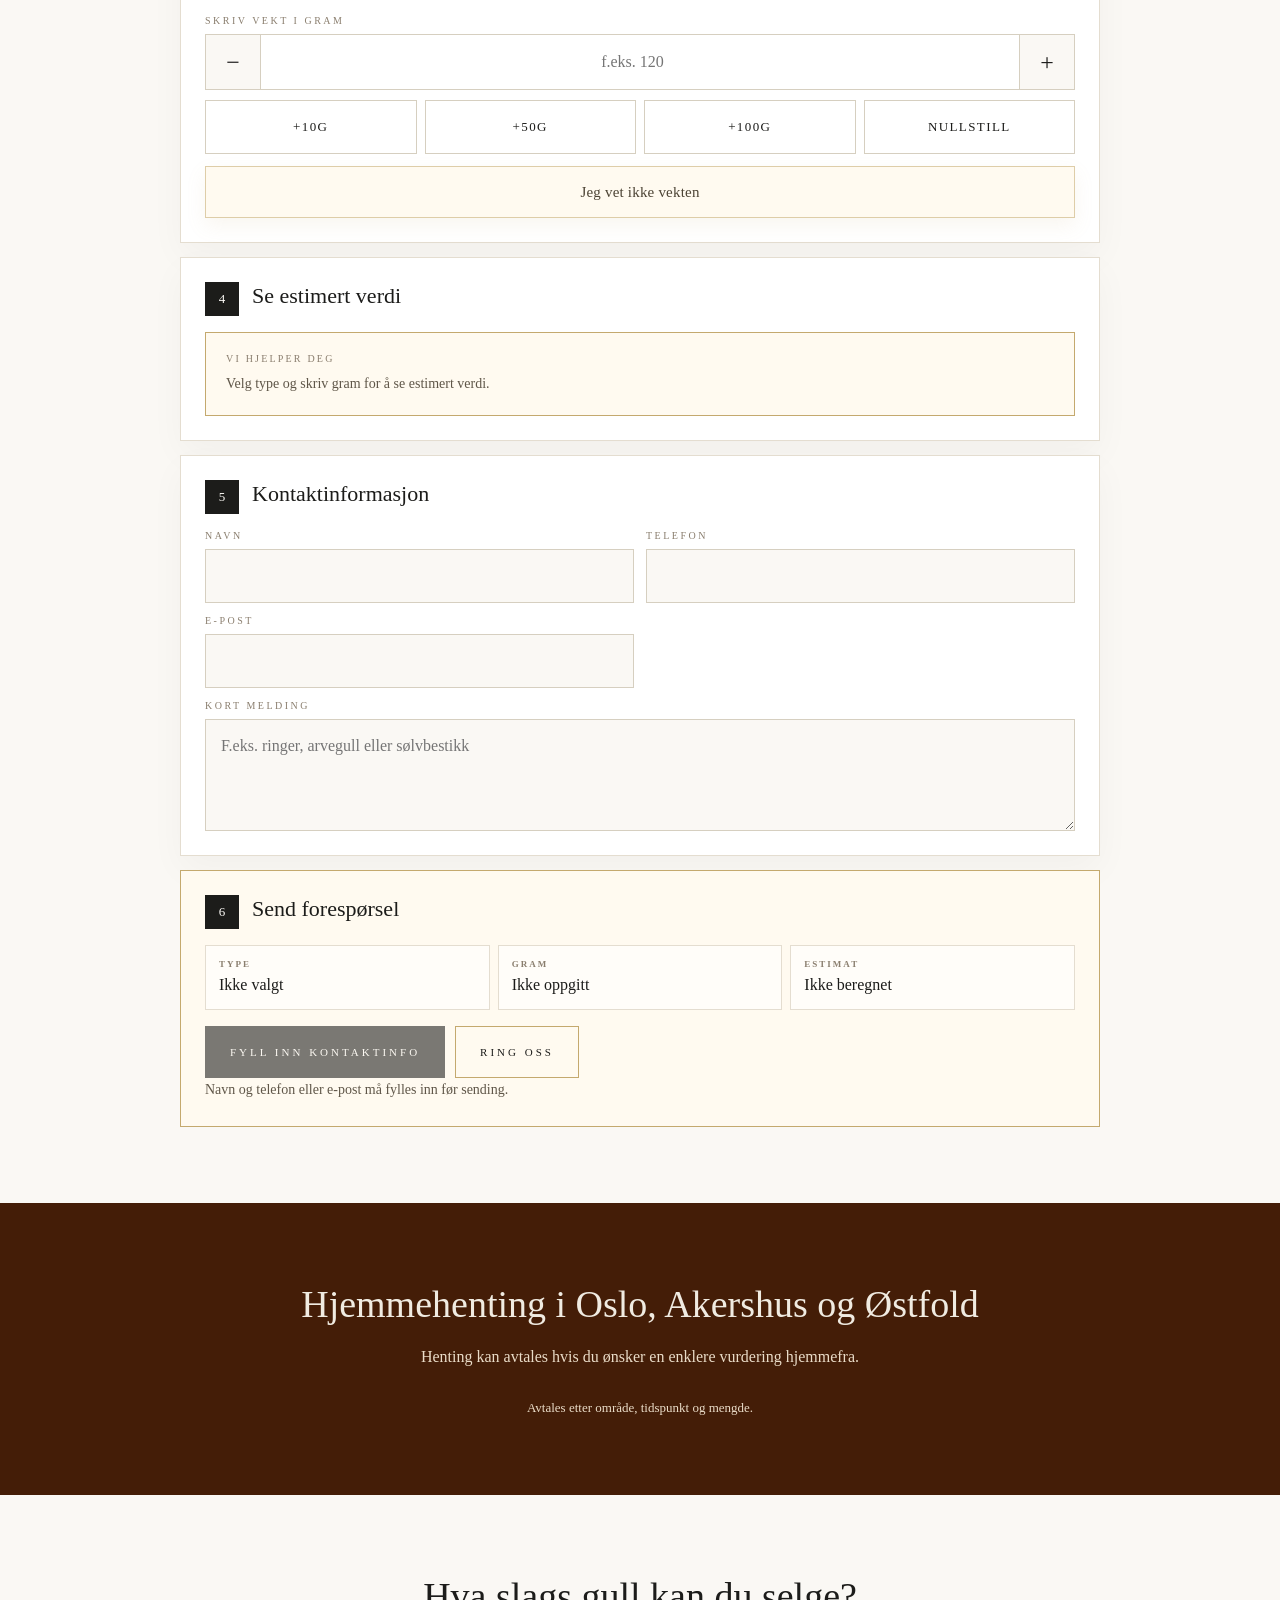
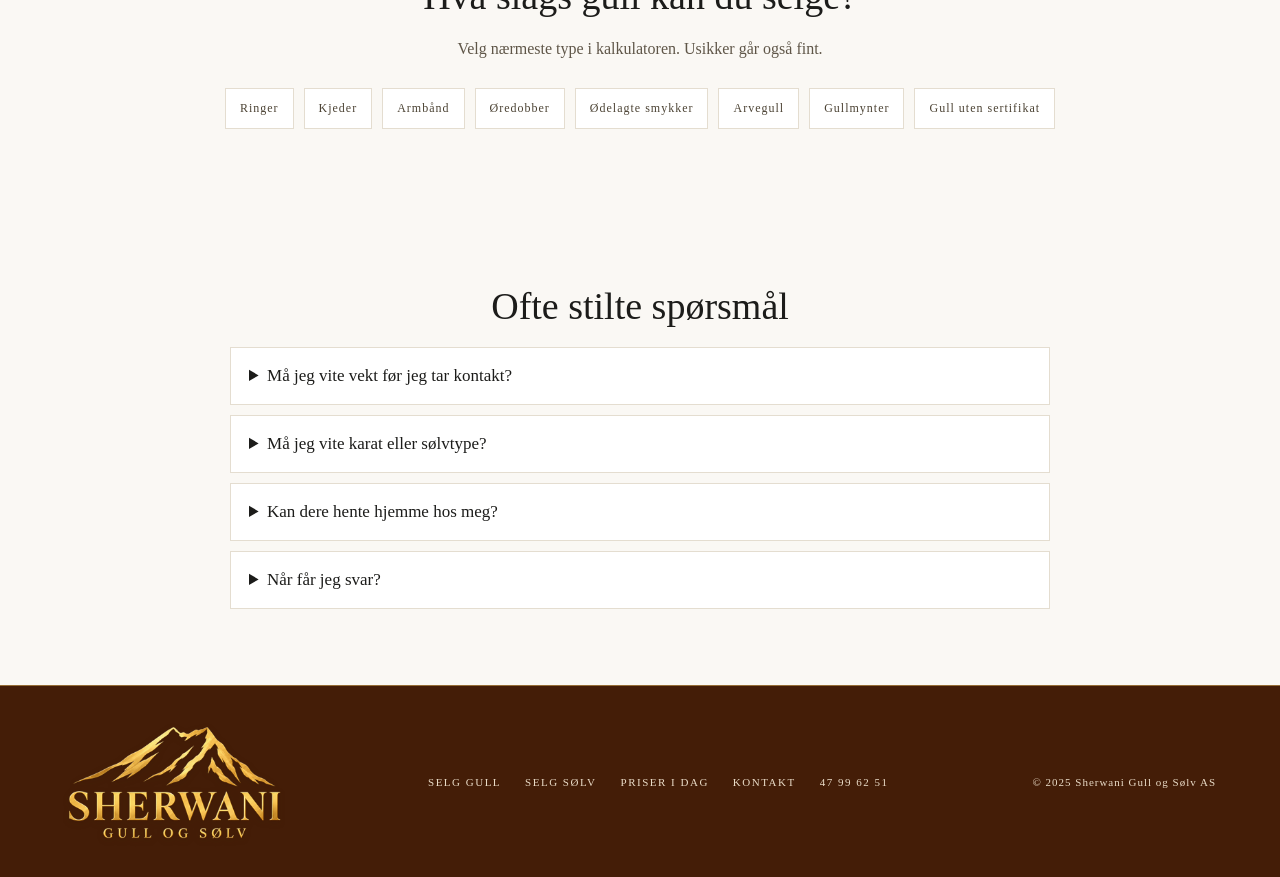
<file: selg-gull/index.html>
<!DOCTYPE html>
<html lang="no">
<head>
<meta charset="UTF-8">
<meta name="viewport" content="width=device-width, initial-scale=1.0">
<title>Selg gull trygt | Sherwani Gull &amp; Sølv</title>
<meta name="description" content="Selg gull, smykker og arvegull trygt hos Sherwani Gull & Sølv. Få en enkel og uforpliktende vurdering med tydelig veiledning.">
<link rel="stylesheet" href="../sell.css">
<meta name="theme-color" content="#441d07">
<link rel="icon" href="../favicon.ico" sizes="any">
<link rel="icon" type="image/png" sizes="32x32" href="../assets/favicon-32.png">
<link rel="apple-touch-icon" sizes="180x180" href="../assets/apple-touch-icon.png">
<link rel="manifest" href="../site.webmanifest">
<meta property="og:type" content="website">
<meta property="og:locale" content="nb_NO">
<meta property="og:title" content="Selg gull trygt | Sherwani Gull &amp; Sølv">
<meta property="og:image" content="../assets/sherwani-social.jpg">
<meta property="og:image:width" content="1200">
<meta property="og:image:height" content="630">
<meta property="og:image:alt" content="Sherwani Gull og Sølv – gyllent fjell på espressobrun bakgrunn">
<meta name="twitter:card" content="summary_large_image">
<meta name="twitter:image" content="../assets/sherwani-social.jpg">
<link rel="stylesheet" href="../brand.css">
</head>
<body id="top" data-metal="gold">
<nav>
  <div class="nav-desktop-left">
    <a href="../varer.html">Til salgs</a>
    <a href="../priser.html">Priser i dag</a>
  </div>
  <button class="hamburger" onclick="document.getElementById('drawer').classList.add('open')" aria-label="Meny">
    <span></span><span></span><span></span>
  </button>
  <a class="logo" href="../index.html"><img class="brand-logo" src="../assets/sherwani-brand-640.webp" srcset="../assets/sherwani-brand-320.webp 320w, ../assets/sherwani-brand-640.webp 640w, ../assets/sherwani-brand-1100.webp 1100w" sizes="(max-width: 600px) 180px, 220px" width="640" height="360" alt="Sherwani Gull og Sølv – gyllent fjell på espressobrun bakgrunn">
  </a>
  <div class="nav-desktop-right">
    <a href="../selg-gull/" class="nav-cta">Selg gull</a>
    <a href="../selg-solv/" class="nav-cta btn-silver">Selg sølv</a>
  </div>
  <div class="nav-spacer" aria-hidden="true"></div>
  <div class="mobile-nav-actions" aria-label="Selg gull eller sølv">
    <a href="../selg-gull/">Selg gull</a>
    <a href="../selg-solv/">Selg sølv</a>
  </div>
</nav>

<div class="nav-drawer" id="drawer">
  <button class="nav-close" onclick="document.getElementById('drawer').classList.remove('open')" aria-label="Lukk">✕</button>
  <div class="drawer-content">
    <div class="drawer-brand"><img class="brand-logo" src="../assets/sherwani-brand-640.webp" srcset="../assets/sherwani-brand-320.webp 320w, ../assets/sherwani-brand-640.webp 640w, ../assets/sherwani-brand-1100.webp 1100w" sizes="(max-width: 600px) 180px, 220px" width="640" height="360" alt="Sherwani Gull og Sølv – gyllent fjell på espressobrun bakgrunn"></div>
    <div class="drawer-links">
      <a href="../selg-solv/" onclick="document.getElementById('drawer').classList.remove('open')">Selg sølv</a>
      <a href="../selg-gull/" onclick="document.getElementById('drawer').classList.remove('open')">Selg gull</a>
      <a href="../index.html#selg" onclick="document.getElementById('drawer').classList.remove('open')">Vurdering</a>
      <a href="../priser.html" onclick="document.getElementById('drawer').classList.remove('open')">Priser i dag</a>
      <a href="../varer.html" onclick="document.getElementById('drawer').classList.remove('open')">Varer</a>
      <a href="../index.html#om-oss" onclick="document.getElementById('drawer').classList.remove('open')">Om oss</a>
    </div>
    <div class="drawer-bottom">
      <div class="drawer-contact">
        <a href="mailto:post@sherwanigull.no" onclick="document.getElementById('drawer').classList.remove('open')">post@sherwanigull.no</a>
        <a href="tel:+4747996251" onclick="document.getElementById('drawer').classList.remove('open')">47 99 62 51</a>
      </div>
      <div class="drawer-social" aria-label="Sosiale medier">
        <a href="https://www.instagram.com/sherwanigull" target="_blank" rel="noopener" aria-label="Instagram">
          <svg viewBox="0 0 24 24"><rect x="2" y="2" width="20" height="20" rx="5"/><circle cx="12" cy="12" r="4"/><circle cx="17.5" cy="6.5" r="0.8" fill="currentColor" stroke="none"/></svg>
        </a>
        <a href="https://www.tiktok.com/@sherwanigull" target="_blank" rel="noopener" aria-label="TikTok">
          <svg viewBox="0 0 24 24"><path d="M9 12a4 4 0 1 0 4 4V4a5 5 0 0 0 5 4.9"/></svg>
        </a>
        <a href="https://www.facebook.com/share/1KrKHY9K24/?mibextid=wwXIfr" target="_blank" rel="noopener" aria-label="Facebook">
          <svg viewBox="0 0 24 24"><path d="M18 2h-3a5 5 0 0 0-5 5v3H7v4h3v8h4v-8h3l1-4h-4V7a1 1 0 0 1 1-1h3z"/></svg>
        </a>
      </div>
    </div>
  </div>
</div>

<main id="sell-page-root"></main>

<footer>
  <a class="footer-logo" href="../index.html"><img class="brand-logo" src="../assets/sherwani-brand-640.webp" srcset="../assets/sherwani-brand-320.webp 320w, ../assets/sherwani-brand-640.webp 640w, ../assets/sherwani-brand-1100.webp 1100w" sizes="(max-width: 600px) 180px, 220px" width="640" height="360" alt="Sherwani Gull og Sølv – gyllent fjell på espressobrun bakgrunn">
  </a>
  <div class="footer-links">
    <a href="../selg-gull/">Selg gull</a>
    <a href="../selg-solv/">Selg sølv</a>
    <a href="../priser.html">Priser i dag</a>
    <a href="../index.html#kontakt">Kontakt</a>
    <a href="tel:+4747996251">47 99 62 51</a>
  </div>
  <div class="footer-copy">© 2025 Sherwani Gull og Sølv AS</div>
</footer>

<script src="../sell.js"></script>
</body>
</html>
</file>
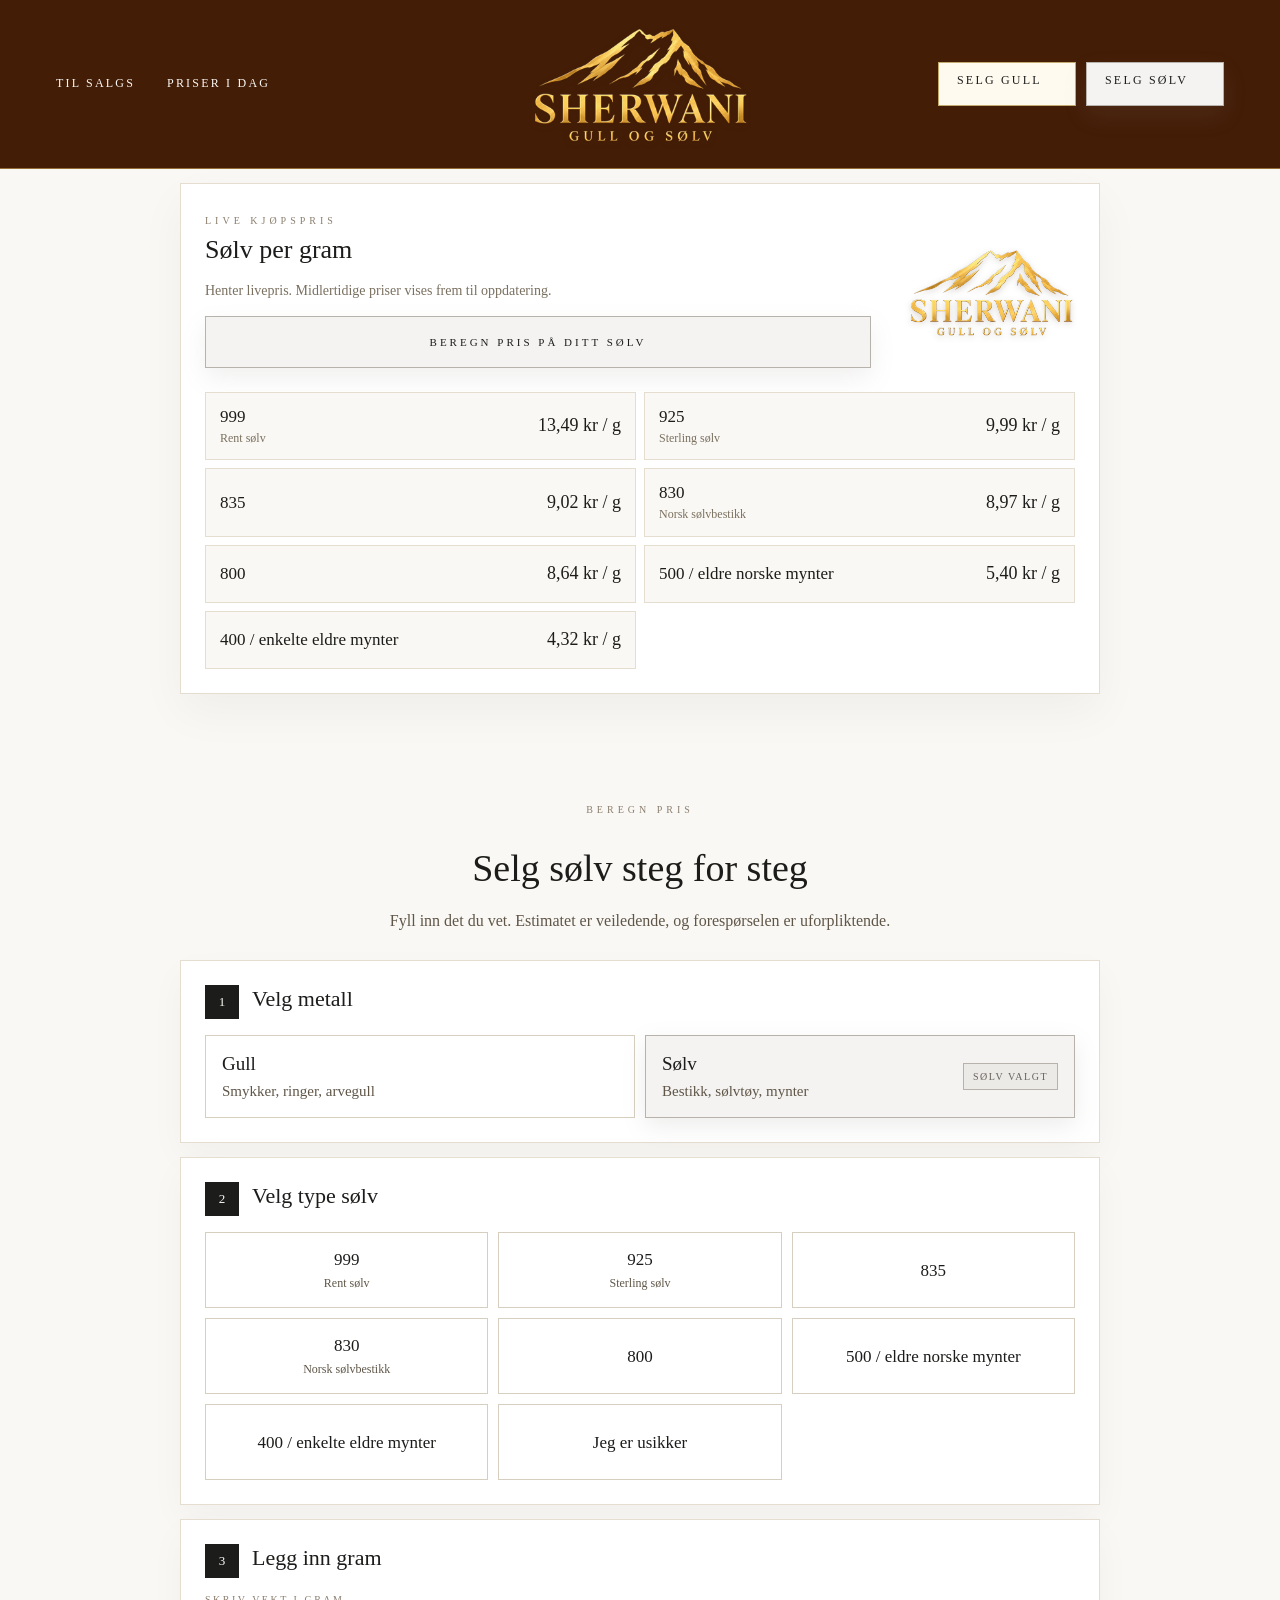
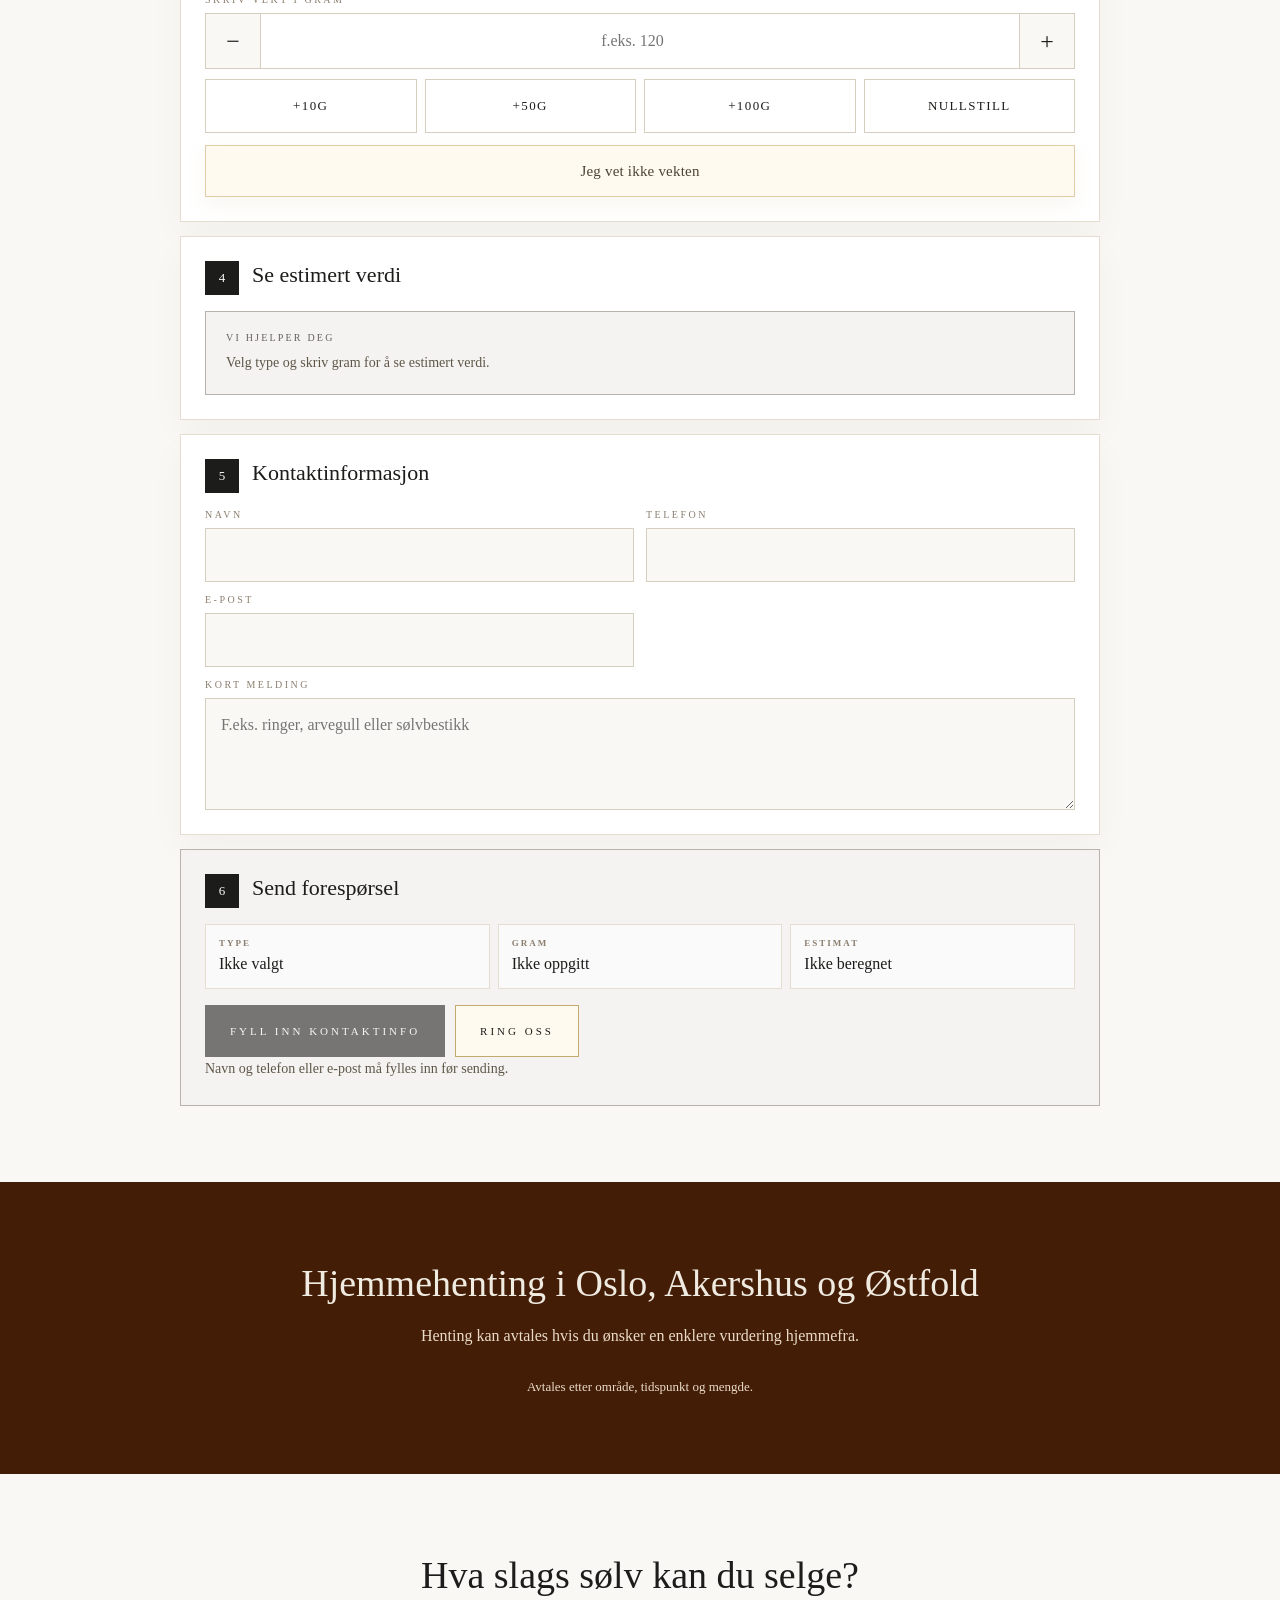
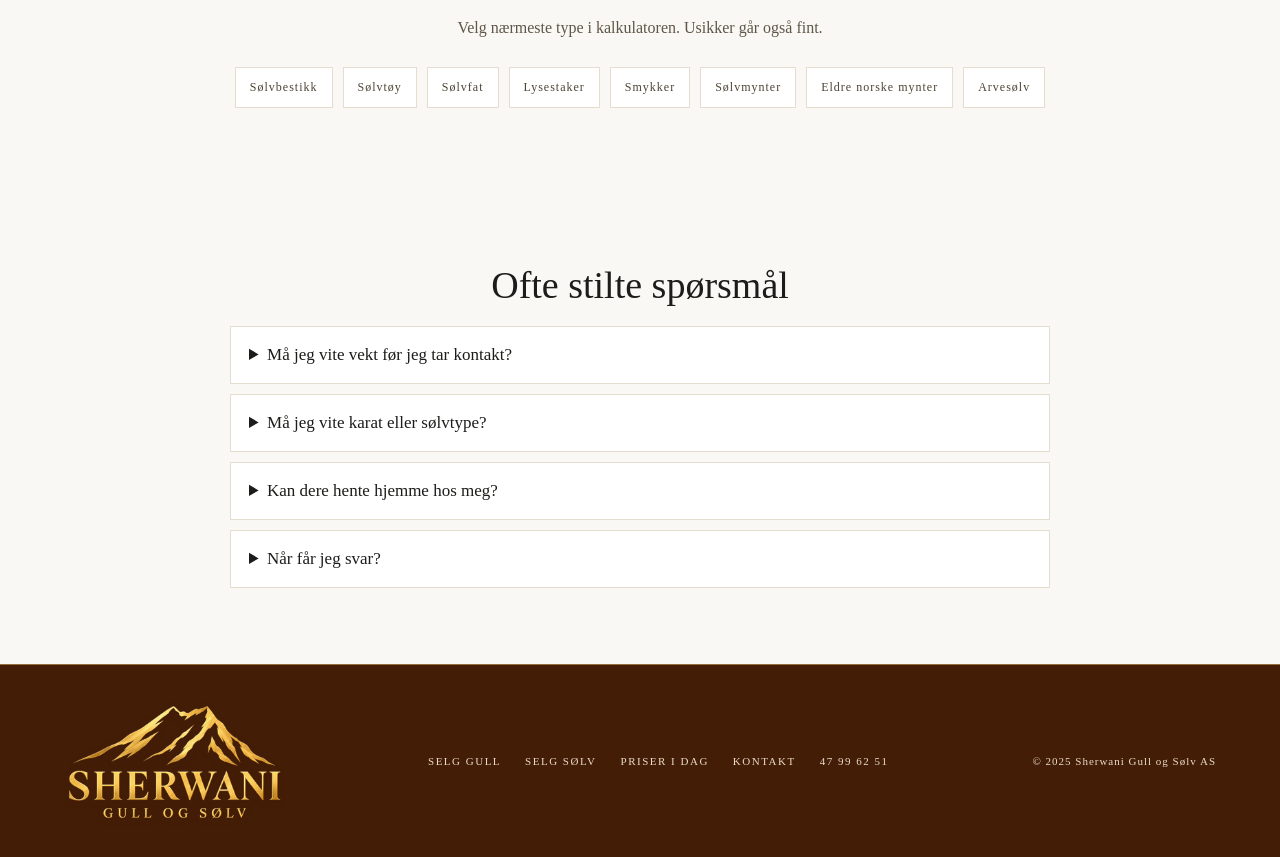
<file: selg-solv/index.html>
<!DOCTYPE html>
<html lang="no">
<head>
<meta charset="UTF-8">
<meta name="viewport" content="width=device-width, initial-scale=1.0">
<title>Selg sølv og sølvbestikk | Sherwani Gull &amp; Sølv</title>
<meta name="description" content="Selg sølv, sølvbestikk, sølvtøy og sølvmynter trygt hos Sherwani Gull & Sølv. Få en uforpliktende vurdering med tydelig veiledning.">
<link rel="stylesheet" href="../sell.css">
<meta name="theme-color" content="#441d07">
<link rel="icon" href="../favicon.ico" sizes="any">
<link rel="icon" type="image/png" sizes="32x32" href="../assets/favicon-32.png">
<link rel="apple-touch-icon" sizes="180x180" href="../assets/apple-touch-icon.png">
<link rel="manifest" href="../site.webmanifest">
<meta property="og:type" content="website">
<meta property="og:locale" content="nb_NO">
<meta property="og:title" content="Selg sølv og sølvbestikk | Sherwani Gull &amp; Sølv">
<meta property="og:image" content="../assets/sherwani-social.jpg">
<meta property="og:image:width" content="1200">
<meta property="og:image:height" content="630">
<meta property="og:image:alt" content="Sherwani Gull og Sølv – gyllent fjell på espressobrun bakgrunn">
<meta name="twitter:card" content="summary_large_image">
<meta name="twitter:image" content="../assets/sherwani-social.jpg">
<link rel="stylesheet" href="../brand.css">
</head>
<body id="top" data-metal="silver">
<nav>
  <div class="nav-desktop-left">
    <a href="../varer.html">Til salgs</a>
    <a href="../priser.html">Priser i dag</a>
  </div>
  <button class="hamburger" onclick="document.getElementById('drawer').classList.add('open')" aria-label="Meny">
    <span></span><span></span><span></span>
  </button>
  <a class="logo" href="../index.html"><img class="brand-logo" src="../assets/sherwani-brand-640.webp" srcset="../assets/sherwani-brand-320.webp 320w, ../assets/sherwani-brand-640.webp 640w, ../assets/sherwani-brand-1100.webp 1100w" sizes="(max-width: 600px) 180px, 220px" width="640" height="360" alt="Sherwani Gull og Sølv – gyllent fjell på espressobrun bakgrunn">
  </a>
  <div class="nav-desktop-right">
    <a href="../selg-gull/" class="nav-cta">Selg gull</a>
    <a href="../selg-solv/" class="nav-cta btn-silver">Selg sølv</a>
  </div>
  <div class="nav-spacer" aria-hidden="true"></div>
  <div class="mobile-nav-actions" aria-label="Selg gull eller sølv">
    <a href="../selg-gull/">Selg gull</a>
    <a href="../selg-solv/">Selg sølv</a>
  </div>
</nav>

<div class="nav-drawer" id="drawer">
  <button class="nav-close" onclick="document.getElementById('drawer').classList.remove('open')" aria-label="Lukk">✕</button>
  <div class="drawer-content">
    <div class="drawer-brand"><img class="brand-logo" src="../assets/sherwani-brand-640.webp" srcset="../assets/sherwani-brand-320.webp 320w, ../assets/sherwani-brand-640.webp 640w, ../assets/sherwani-brand-1100.webp 1100w" sizes="(max-width: 600px) 180px, 220px" width="640" height="360" alt="Sherwani Gull og Sølv – gyllent fjell på espressobrun bakgrunn"></div>
    <div class="drawer-links">
      <a href="../selg-solv/" onclick="document.getElementById('drawer').classList.remove('open')">Selg sølv</a>
      <a href="../selg-gull/" onclick="document.getElementById('drawer').classList.remove('open')">Selg gull</a>
      <a href="../index.html#selg" onclick="document.getElementById('drawer').classList.remove('open')">Vurdering</a>
      <a href="../priser.html" onclick="document.getElementById('drawer').classList.remove('open')">Priser i dag</a>
      <a href="../varer.html" onclick="document.getElementById('drawer').classList.remove('open')">Varer</a>
      <a href="../index.html#om-oss" onclick="document.getElementById('drawer').classList.remove('open')">Om oss</a>
    </div>
    <div class="drawer-bottom">
      <div class="drawer-contact">
        <a href="mailto:post@sherwanigull.no" onclick="document.getElementById('drawer').classList.remove('open')">post@sherwanigull.no</a>
        <a href="tel:+4747996251" onclick="document.getElementById('drawer').classList.remove('open')">47 99 62 51</a>
      </div>
      <div class="drawer-social" aria-label="Sosiale medier">
        <a href="https://www.instagram.com/sherwanigull" target="_blank" rel="noopener" aria-label="Instagram">
          <svg viewBox="0 0 24 24"><rect x="2" y="2" width="20" height="20" rx="5"/><circle cx="12" cy="12" r="4"/><circle cx="17.5" cy="6.5" r="0.8" fill="currentColor" stroke="none"/></svg>
        </a>
        <a href="https://www.tiktok.com/@sherwanigull" target="_blank" rel="noopener" aria-label="TikTok">
          <svg viewBox="0 0 24 24"><path d="M9 12a4 4 0 1 0 4 4V4a5 5 0 0 0 5 4.9"/></svg>
        </a>
        <a href="https://www.facebook.com/share/1KrKHY9K24/?mibextid=wwXIfr" target="_blank" rel="noopener" aria-label="Facebook">
          <svg viewBox="0 0 24 24"><path d="M18 2h-3a5 5 0 0 0-5 5v3H7v4h3v8h4v-8h3l1-4h-4V7a1 1 0 0 1 1-1h3z"/></svg>
        </a>
      </div>
    </div>
  </div>
</div>

<main id="sell-page-root"></main>

<footer>
  <a class="footer-logo" href="../index.html"><img class="brand-logo" src="../assets/sherwani-brand-640.webp" srcset="../assets/sherwani-brand-320.webp 320w, ../assets/sherwani-brand-640.webp 640w, ../assets/sherwani-brand-1100.webp 1100w" sizes="(max-width: 600px) 180px, 220px" width="640" height="360" alt="Sherwani Gull og Sølv – gyllent fjell på espressobrun bakgrunn">
  </a>
  <div class="footer-links">
    <a href="../selg-gull/">Selg gull</a>
    <a href="../selg-solv/">Selg sølv</a>
    <a href="../priser.html">Priser i dag</a>
    <a href="../index.html#kontakt">Kontakt</a>
    <a href="tel:+4747996251">47 99 62 51</a>
  </div>
  <div class="footer-copy">© 2025 Sherwani Gull og Sølv AS</div>
</footer>

<script src="../sell.js"></script>
</body>
</html>
</file>
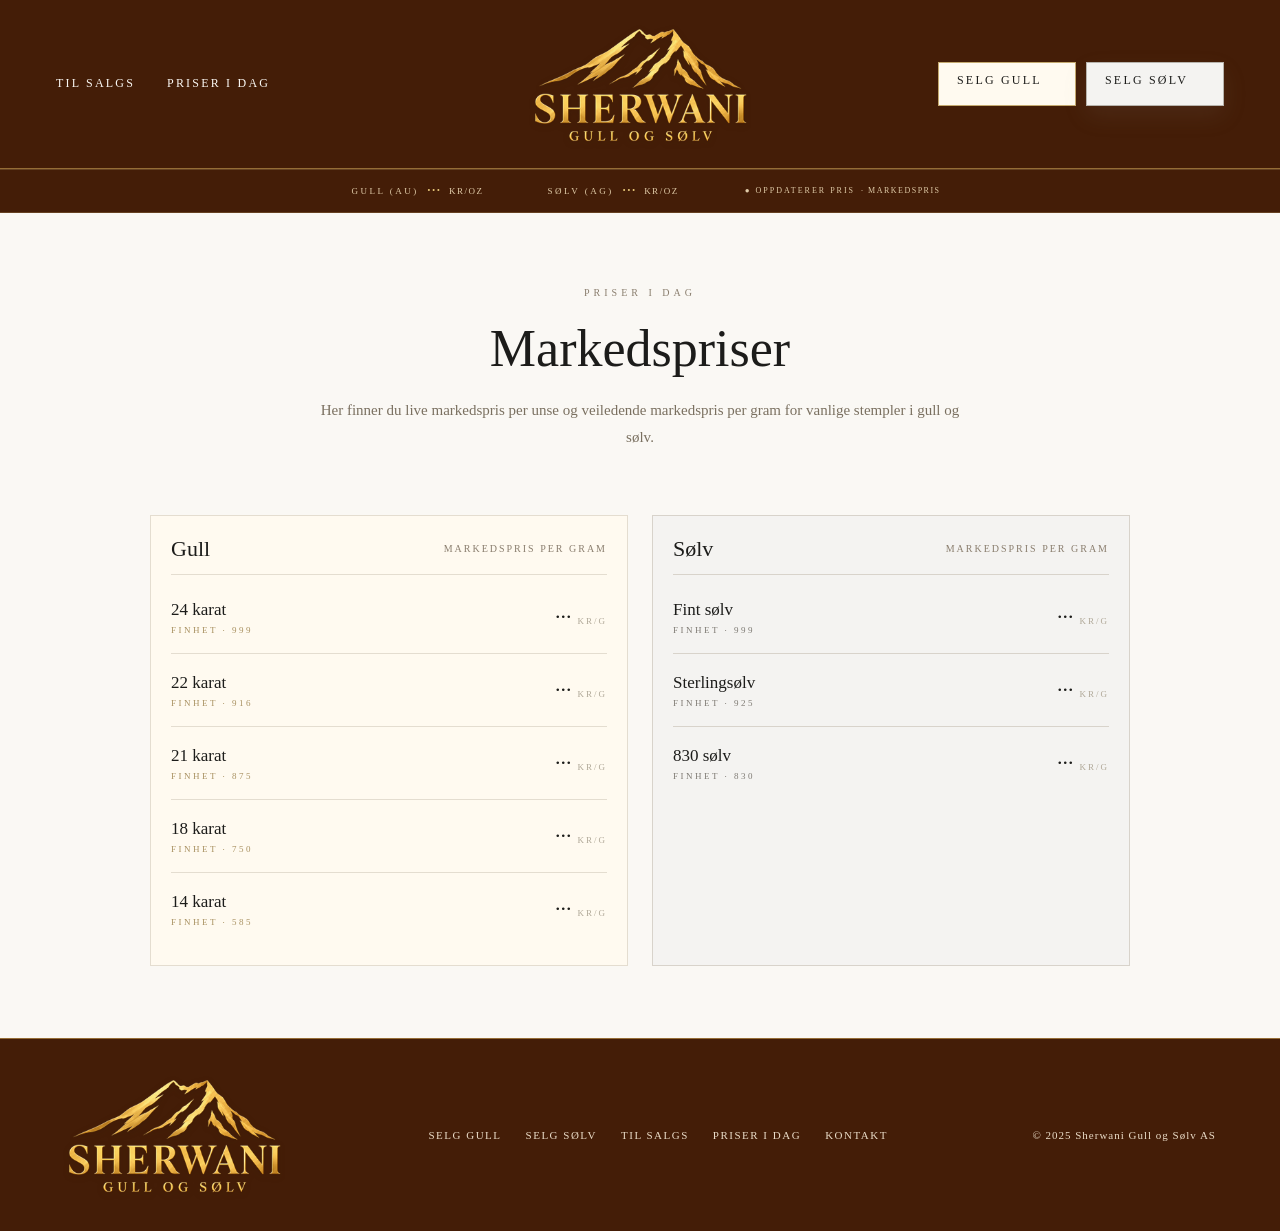
<file: priser.html>
<!DOCTYPE html>
<html lang="no">
<head>
<meta charset="UTF-8">
<meta name="viewport" content="width=device-width, initial-scale=1.0">
<title>Markedspriser | Sherwani Gull &amp; Sølv</title>
<style>
* { box-sizing: border-box; margin: 0; padding: 0; }
html { scroll-behavior: smooth; }
body { font-family: Georgia, serif; background: #faf8f4; color: #1c1c1a; overflow-x: hidden; }
img, svg { max-width: 100%; }
button, input, select, textarea { font: inherit; }

nav {
  display: grid; grid-template-columns: 44px 1fr 44px; align-items: center;
  padding: 18px 20px; border-bottom: 0.5px solid #d6cfc0;
  position: sticky; top: 0; background: #faf8f4; z-index: 100;
}
.logo { text-align: center; text-decoration: none; justify-self: center; }
.logo .main { font-size: 18px; letter-spacing: 6px; text-transform: uppercase; color: #1c1c1a; display: block; }
.logo .sub { font-size: 10px; letter-spacing: 2.6px; color: #8a7e6e; text-transform: uppercase; display: block; margin-top: 4px; }
.hamburger { background: none; border: none; cursor: pointer; padding: 10px; display: flex; flex-direction: column; gap: 6px; }
.hamburger span { display: block; width: 26px; height: 1px; background: #1c1c1a; }
.mobile-nav-actions {
  grid-column: 1 / -1; display: grid; grid-template-columns: 1fr 1fr;
  gap: 8px; margin-top: 12px;
}
.mobile-nav-actions a {
  min-height: 38px; display: inline-flex; align-items: center; justify-content: center;
  border: 0.5px solid #c4a96e; background: #fffaf0; color: #1c1c1a;
  font-size: 10px; letter-spacing: 2px; text-transform: uppercase; text-decoration: none;
}
.mobile-nav-actions a:last-child { border-color: #b7b3ac; background: #f4f3f1; }
.nav-desktop-left, .nav-desktop-right { display: none; }
.nav-drawer {
  display: none; position: fixed; top: 0; left: 0; width: 100%; min-height: 100vh; min-height: 100dvh;
  background:
    linear-gradient(135deg, rgba(196,169,110,0.08), transparent 34%),
    radial-gradient(circle at 85% 12%, rgba(196,169,110,0.10), transparent 28%),
    #151512;
  z-index: 200; flex-direction: column; overflow-y: auto; padding: 78px 24px 34px; color: #f0ebe1;
}
.nav-drawer.open { display: flex; }
.nav-drawer::before {
  content: ""; position: absolute; inset: 0;
  background:
    linear-gradient(30deg, transparent 0 46%, rgba(196,169,110,0.08) 46% 47%, transparent 47% 100%),
    linear-gradient(150deg, transparent 0 46%, rgba(196,169,110,0.06) 46% 47%, transparent 47% 100%);
  background-size: 52px 52px; opacity: 0.22; pointer-events: none;
}
.nav-drawer::after {
  content: ""; position: absolute; inset: 20% 12%;
  background: url("assets/sherwani-brand-640.webp") center / contain no-repeat;
  opacity: 0.055; pointer-events: none;
}
.drawer-content {
  position: relative; z-index: 1; width: min(100%, 440px);
  min-height: calc(100dvh - 112px); margin: 0 auto; display: flex; flex-direction: column;
}
.drawer-content::before {
  content: ""; position: absolute; left: 8%; right: 8%; bottom: 16px; height: 48px;
  background:
    linear-gradient(145deg, transparent 0 44%, rgba(196,169,110,0.35) 45% 47%, transparent 48% 100%),
    linear-gradient(35deg, transparent 0 48%, rgba(196,169,110,0.30) 49% 51%, transparent 52% 100%);
  opacity: 0.06; pointer-events: none;
}
.drawer-content::after {
  content: ""; position: absolute; right: 18%; bottom: 52px; width: 88px; height: 44px;
  border: 1px solid rgba(196,169,110,0.55); border-bottom: 0; border-radius: 88px 88px 0 0;
  opacity: 0.055; pointer-events: none;
}
.drawer-brand { text-align: center; margin-bottom: 34px; }
.drawer-brand .main { display: block; color: #f0ebe1; font-size: 18px; letter-spacing: 6px; text-transform: uppercase; }
.drawer-brand .sub { display: block; color: #c4a96e; font-size: 10px; letter-spacing: 3px; text-transform: uppercase; margin-top: 5px; }
.drawer-links { display: grid; border-top: 0.5px solid rgba(196,169,110,0.28); }
.nav-drawer a { font-size: 14px; letter-spacing: 4px; text-transform: uppercase; color: #f0ebe1; text-decoration: none; }
.drawer-links a { padding: 17px 0; border-bottom: 0.5px solid rgba(196,169,110,0.22); }
.drawer-bottom { margin-top: auto; padding-top: 30px; display: grid; gap: 18px; }
.drawer-contact { display: grid; gap: 10px; text-align: center; }
.drawer-contact a { color: #cfc5ad; font-size: 12px; letter-spacing: 2px; }
.drawer-social { display: flex; justify-content: center; gap: 12px; }
.drawer-social a {
  width: 38px; height: 38px; display: inline-flex; align-items: center; justify-content: center;
  border: 0.5px solid rgba(196,169,110,0.42); color: #c4a96e;
}
.drawer-social svg { width: 15px; height: 15px; stroke: currentColor; fill: none; stroke-width: 1.4; stroke-linecap: round; stroke-linejoin: round; }
.nav-close { position: absolute; top: 24px; right: 24px; z-index: 2; background: none; border: none; font-size: 26px; color: #c4a96e; cursor: pointer; padding: 8px; }
.nav-spacer { width: 44px; height: 44px; }

.btn {
  border: 1px solid #1c1c1a;
  font-size: 11px; letter-spacing: 3px; text-transform: uppercase;
  padding: 16px 20px; cursor: pointer; background: transparent;
  color: #1c1c1a; font-family: Georgia, serif; text-decoration: none;
  min-height: 52px; display: inline-flex; align-items: center; justify-content: center;
  text-align: center;
}
.btn-gold { border-color: #c4a96e; background: #fffaf0; box-shadow: 0 10px 24px rgba(196, 169, 110, 0.18); }
.btn-silver { border-color: #b7b3ac; background: #f4f3f1; box-shadow: 0 10px 24px rgba(137, 130, 120, 0.12); }

.price-bar {
  background: linear-gradient(135deg, #1a1600 0%, #2a2000 50%, #1a1600 100%);
  padding: 12px 16px;
  border-top: 1px solid #c4a96e44;
  border-bottom: 1px solid #c4a96e44;
  overflow: hidden;
}
.price-bar-inner {
  display: flex; align-items: center; justify-content: center;
  flex-wrap: wrap; gap: 8px 18px;
}
.price-item {
  display: inline-flex; align-items: center; gap: 8px;
  padding: 4px 12px; flex: 1; justify-content: center; min-width: 140px;
}
.price-metal {
  font-size: 9px; letter-spacing: 2.5px; text-transform: uppercase;
  color: #a89060; white-space: nowrap;
}
.price-value {
  font-size: 17px; color: #e8c97a;
  font-family: Georgia, serif; letter-spacing: 0.5px;
  text-shadow: 0 0 18px #c4a96e66; white-space: nowrap;
}
.price-unit {
  font-size: 9px; letter-spacing: 1.5px; color: #806840;
  text-transform: uppercase; white-space: nowrap;
}
.price-meta {
  width: 100%; text-align: center;
  padding: 4px 0 2px; border-top: 0.5px solid #c4a96e1a;
  display: flex; align-items: center; justify-content: center; gap: 6px;
}
.price-live {
  font-size: 8px; letter-spacing: 2px; text-transform: uppercase;
  color: #605040;
}
.price-live.ready { color: #7ab870; }
.price-note {
  font-size: 8px; letter-spacing: 1.5px; text-transform: uppercase;
  color: #806840;
}
.price-updated {
  font-size: 8px; letter-spacing: 1px; color: #605040;
}

.page-hero { padding: 48px 24px 32px; text-align: center; }
.page-eyebrow { font-size: 10px; letter-spacing: 4px; text-transform: uppercase; color: #8a7e6e; margin-bottom: 18px; }
.page-title { font-size: 36px; font-weight: 400; line-height: 1.25; margin-bottom: 16px; }
.page-desc { font-size: 15px; color: #7a7060; line-height: 1.8; max-width: 660px; margin: 0 auto; }

.section { padding: 24px 24px 56px; }
.prices-layout { max-width: 980px; margin: 0 auto; display: grid; gap: 22px; }
.price-group { background: #fff; border: 0.5px solid #e4ddd0; padding: 20px; }
.price-group.gold { background: #fffaf0; }
.price-group.silver { background: #f4f3f1; border-color: #d8d3cb; }
.price-group-head {
  display: flex; align-items: center; justify-content: space-between; gap: 12px;
  padding-bottom: 12px; margin-bottom: 6px; border-bottom: 0.5px solid #e4ddd0;
}
.price-group.silver .price-group-head { border-bottom-color: #d8d3cb; }
.price-group-title { font-size: 22px; }
.price-group-note { font-size: 10px; letter-spacing: 2px; text-transform: uppercase; color: #8a7e6e; }
.price-row {
  display: flex; align-items: center; justify-content: space-between;
  gap: 14px; padding: 18px 0; border-bottom: 0.5px solid #e4ddd0;
}
.price-group.silver .price-row { border-bottom-color: #d8d3cb; }
.price-row:last-child { border-bottom: none; }
.price-left { display: flex; flex-direction: column; gap: 4px; }
.price-stamp { font-size: 17px; line-height: 1.3; }
.price-fineness { font-size: 9px; letter-spacing: 2.5px; text-transform: uppercase; color: #a89060; }
.price-group.silver .price-fineness { color: #7e7a73; }
.price-right { display: flex; align-items: baseline; gap: 6px; }
.price-gram { font-size: 22px; }
.price-per { font-size: 9px; letter-spacing: 2px; text-transform: uppercase; color: #b0a898; }

footer { padding: 38px 24px; border-top: 0.5px solid #d6cfc0; text-align: center; }
.footer-logo { display: inline-flex; align-items: center; gap: 12px; text-decoration: none; margin-bottom: 24px; }
.footer-logo img { width: 34px; height: 34px; object-fit: contain; }
.footer-logo span { font-size: 13px; letter-spacing: 3px; text-transform: uppercase; color: #1c1c1a; }
.footer-links { display: flex; flex-wrap: wrap; gap: 16px 24px; justify-content: center; margin-bottom: 24px; }
.footer-links a { font-size: 11px; letter-spacing: 1.5px; color: #8a7e6e; text-decoration: none; text-transform: uppercase; }
.footer-copy { font-size: 11px; color: #b0a898; letter-spacing: 1px; }

@media (max-width: 430px) {
  nav { padding: 16px 14px; }
  .logo .main { font-size: 15px; letter-spacing: 4px; }
  .logo .sub { font-size: 9px; letter-spacing: 1.6px; }
  .hamburger { padding: 8px; }
  .price-bar { padding: 12px 10px; }
  .price-bar-inner { display: grid; grid-template-columns: 1fr 1fr; gap: 8px 10px; }
  .price-item { min-width: 0; padding: 4px 0; gap: 5px; }
  .price-metal, .price-unit { font-size: 8px; letter-spacing: 1px; }
  .price-value { font-size: 15px; letter-spacing: 0; }
  .price-meta { grid-column: 1 / -1; flex-wrap: wrap; }
  .page-title { font-size: 32px; }
  .btn { width: 100%; }
  .price-group-head { align-items: flex-start; flex-direction: column; gap: 6px; }
}

@media (min-width: 768px) {
  nav { grid-template-columns: 1fr auto 1fr; column-gap: 20px; padding: 22px 28px; }
  .hamburger, .mobile-nav-actions, .nav-spacer { display: none; }
  .nav-desktop-left, .nav-desktop-right { display: flex; gap: 20px; align-items: center; }
  .nav-desktop-left { justify-self: start; }
  .nav-desktop-right { justify-self: end; gap: 10px; }
  .nav-desktop-left a, .nav-desktop-right a {
    font-size: 12px; letter-spacing: 2.2px; text-transform: uppercase;
    color: #1c1c1a; text-decoration: none;
  }
  .nav-desktop-right a.nav-cta {
    min-width: 118px;
    min-height: 44px;
    justify-content: center;
    border: 1px solid #c4a96e;
    padding: 10px 14px;
    background: #fffaf0;
    color: #1c1c1a;
  }
  .nav-desktop-right a.nav-cta.btn-silver { border-color: #b7b3ac; background: #f4f3f1; }
  .nav-desktop-right a.nav-cta:hover { background: #f7efd9; color: #1c1c1a; }
  .nav-desktop-right a.nav-cta.btn-silver:hover { background: #eceae6; color: #1c1c1a; }
  .nav-desktop-left a:hover, .nav-desktop-right a:hover { color: #c4a96e; }
  .price-bar { padding: 11px 48px; }
  .price-bar-inner { flex-wrap: nowrap; gap: 28px; }
  .price-item { padding: 0 18px; flex: none; }
  .price-meta { width: auto; border-top: none; padding: 0; margin-left: 20px; }
  .page-hero { padding: 74px 64px 36px; }
  .page-title { font-size: 52px; }
  .section { padding: 28px 64px 72px; }
  .prices-layout { grid-template-columns: repeat(2, 1fr); gap: 24px; }
  footer { display: flex; align-items: center; justify-content: space-between; padding: 34px 64px; text-align: left; }
  .footer-logo, .footer-links { margin-bottom: 0; }
}

@media (min-width: 1100px) {
  nav { column-gap: 32px; padding: 22px 56px; }
  .nav-desktop-left { gap: 32px; }
  .nav-desktop-right a.nav-cta { min-width: 138px; padding: 10px 18px; }
}
</style>
<meta name="theme-color" content="#441d07">
<link rel="icon" href="favicon.ico" sizes="any">
<link rel="icon" type="image/png" sizes="32x32" href="assets/favicon-32.png">
<link rel="apple-touch-icon" sizes="180x180" href="assets/apple-touch-icon.png">
<link rel="manifest" href="site.webmanifest">
<meta property="og:type" content="website">
<meta property="og:locale" content="nb_NO">
<meta property="og:title" content="Markedspriser | Sherwani Gull &amp; Sølv">
<meta property="og:image" content="assets/sherwani-social.jpg">
<meta property="og:image:width" content="1200">
<meta property="og:image:height" content="630">
<meta property="og:image:alt" content="Sherwani Gull og Sølv – gyllent fjell på espressobrun bakgrunn">
<meta name="twitter:card" content="summary_large_image">
<meta name="twitter:image" content="assets/sherwani-social.jpg">
<link rel="stylesheet" href="brand.css">
</head>
<body id="top">
<nav>
  <div class="nav-desktop-left">
    <a href="varer.html">Til salgs</a>
    <a href="priser.html">Priser i dag</a>
  </div>
  <button class="hamburger" onclick="document.getElementById('drawer').classList.add('open')" aria-label="Meny">
    <span></span><span></span><span></span>
  </button>
  <a class="logo" href="index.html"><img class="brand-logo" src="assets/sherwani-brand-640.webp" srcset="assets/sherwani-brand-320.webp 320w, assets/sherwani-brand-640.webp 640w, assets/sherwani-brand-1100.webp 1100w" sizes="(max-width: 600px) 180px, 220px" width="640" height="360" alt="Sherwani Gull og Sølv – gyllent fjell på espressobrun bakgrunn">
  </a>
  <div class="nav-desktop-right">
    <a href="selg-gull/" class="nav-cta">Selg gull</a>
    <a href="selg-solv/" class="nav-cta btn-silver">Selg sølv</a>
  </div>
  <div class="nav-spacer" aria-hidden="true"></div>
  <div class="mobile-nav-actions" aria-label="Selg gull eller sølv">
    <a href="selg-gull/">Selg gull</a>
    <a href="selg-solv/">Selg sølv</a>
  </div>
</nav>

<div class="price-bar" id="price-bar">
  <div class="price-bar-inner">
    <div class="price-item">
      <span class="price-metal">Gull (Au)</span>
      <span class="price-value" id="gold-val">···</span>
      <span class="price-unit">kr/oz</span>
    </div>
    <div class="price-item">
      <span class="price-metal">Sølv (Ag)</span>
      <span class="price-value" id="silver-val">···</span>
      <span class="price-unit">kr/oz</span>
    </div>
    <div class="price-meta">
      <span class="price-live" id="price-live">● Henter priser</span>
      <span class="price-note">· Markedspris</span>
      <span class="price-updated" id="price-updated"></span>
    </div>
  </div>
</div>

<div class="nav-drawer" id="drawer">
  <button class="nav-close" onclick="document.getElementById('drawer').classList.remove('open')" aria-label="Lukk">✕</button>
  <div class="drawer-content">
    <div class="drawer-brand"><img class="brand-logo" src="assets/sherwani-brand-640.webp" srcset="assets/sherwani-brand-320.webp 320w, assets/sherwani-brand-640.webp 640w, assets/sherwani-brand-1100.webp 1100w" sizes="(max-width: 600px) 180px, 220px" width="640" height="360" alt="Sherwani Gull og Sølv – gyllent fjell på espressobrun bakgrunn"></div>
    <div class="drawer-links">
      <a href="selg-solv/" onclick="document.getElementById('drawer').classList.remove('open')">Selg sølv</a>
      <a href="selg-gull/" onclick="document.getElementById('drawer').classList.remove('open')">Selg gull</a>
      <a href="index.html#selg" onclick="document.getElementById('drawer').classList.remove('open')">Vurdering</a>
      <a href="priser.html" onclick="document.getElementById('drawer').classList.remove('open')">Priser i dag</a>
      <a href="varer.html" onclick="document.getElementById('drawer').classList.remove('open')">Varer</a>
      <a href="index.html#om-oss" onclick="document.getElementById('drawer').classList.remove('open')">Om oss</a>
    </div>
    <div class="drawer-bottom">
      <div class="drawer-contact">
        <a href="mailto:post@sherwanigull.no" onclick="document.getElementById('drawer').classList.remove('open')">post@sherwanigull.no</a>
        <a href="tel:+4747996251" onclick="document.getElementById('drawer').classList.remove('open')">47 99 62 51</a>
      </div>
      <div class="drawer-social" aria-label="Sosiale medier">
        <a href="https://www.instagram.com/sherwanigull" target="_blank" rel="noopener" aria-label="Instagram">
          <svg viewBox="0 0 24 24"><rect x="2" y="2" width="20" height="20" rx="5"/><circle cx="12" cy="12" r="4"/><circle cx="17.5" cy="6.5" r="0.8" fill="currentColor" stroke="none"/></svg>
        </a>
        <a href="https://www.tiktok.com/@sherwanigull" target="_blank" rel="noopener" aria-label="TikTok">
          <svg viewBox="0 0 24 24"><path d="M9 12a4 4 0 1 0 4 4V4a5 5 0 0 0 5 4.9"/></svg>
        </a>
        <a href="https://www.facebook.com/share/1KrKHY9K24/?mibextid=wwXIfr" target="_blank" rel="noopener" aria-label="Facebook">
          <svg viewBox="0 0 24 24"><path d="M18 2h-3a5 5 0 0 0-5 5v3H7v4h3v8h4v-8h3l1-4h-4V7a1 1 0 0 1 1-1h3z"/></svg>
        </a>
      </div>
    </div>
  </div>
</div>

<main>
  <section class="page-hero">
    <div class="page-eyebrow">Priser i dag</div>
    <h1 class="page-title">Markedspriser</h1>
    <p class="page-desc">Her finner du live markedspris per unse og veiledende markedspris per gram for vanlige stempler i gull og sølv.</p>
  </section>

  <section class="section">
    <div class="prices-layout">
      <div class="price-group gold">
        <div class="price-group-head">
          <div class="price-group-title">Gull</div>
          <div class="price-group-note">Markedspris per gram</div>
        </div>
        <div class="price-row">
          <div class="price-left"><span class="price-stamp">24 karat</span><span class="price-fineness">Finhet · 999</span></div>
          <div class="price-right"><span class="price-gram" id="pris-24k">···</span><span class="price-per">kr/g</span></div>
        </div>
        <div class="price-row">
          <div class="price-left"><span class="price-stamp">22 karat</span><span class="price-fineness">Finhet · 916</span></div>
          <div class="price-right"><span class="price-gram" id="pris-22k">···</span><span class="price-per">kr/g</span></div>
        </div>
        <div class="price-row">
          <div class="price-left"><span class="price-stamp">21 karat</span><span class="price-fineness">Finhet · 875</span></div>
          <div class="price-right"><span class="price-gram" id="pris-21k">···</span><span class="price-per">kr/g</span></div>
        </div>
        <div class="price-row">
          <div class="price-left"><span class="price-stamp">18 karat</span><span class="price-fineness">Finhet · 750</span></div>
          <div class="price-right"><span class="price-gram" id="pris-18k">···</span><span class="price-per">kr/g</span></div>
        </div>
        <div class="price-row">
          <div class="price-left"><span class="price-stamp">14 karat</span><span class="price-fineness">Finhet · 585</span></div>
          <div class="price-right"><span class="price-gram" id="pris-14k">···</span><span class="price-per">kr/g</span></div>
        </div>
      </div>

      <div class="price-group silver">
        <div class="price-group-head">
          <div class="price-group-title">Sølv</div>
          <div class="price-group-note">Markedspris per gram</div>
        </div>
        <div class="price-row">
          <div class="price-left"><span class="price-stamp">Fint sølv</span><span class="price-fineness">Finhet · 999</span></div>
          <div class="price-right"><span class="price-gram" id="pris-s999">···</span><span class="price-per">kr/g</span></div>
        </div>
        <div class="price-row">
          <div class="price-left"><span class="price-stamp">Sterlingsølv</span><span class="price-fineness">Finhet · 925</span></div>
          <div class="price-right"><span class="price-gram" id="pris-s925">···</span><span class="price-per">kr/g</span></div>
        </div>
        <div class="price-row">
          <div class="price-left"><span class="price-stamp">830 sølv</span><span class="price-fineness">Finhet · 830</span></div>
          <div class="price-right"><span class="price-gram" id="pris-s830">···</span><span class="price-per">kr/g</span></div>
        </div>
      </div>
    </div>
  </section>
</main>

<footer>
  <a class="footer-logo" href="index.html"><img class="brand-logo" src="assets/sherwani-brand-640.webp" srcset="assets/sherwani-brand-320.webp 320w, assets/sherwani-brand-640.webp 640w, assets/sherwani-brand-1100.webp 1100w" sizes="(max-width: 600px) 180px, 220px" width="640" height="360" alt="Sherwani Gull og Sølv – gyllent fjell på espressobrun bakgrunn">
  </a>
  <div class="footer-links">
    <a href="selg-gull/">Selg gull</a>
    <a href="selg-solv/">Selg sølv</a>
    <a href="varer.html">Til salgs</a>
    <a href="priser.html">Priser i dag</a>
    <a href="mailto:post@sherwanigull.no">Kontakt</a>
  </div>
  <div class="footer-copy">© 2025 Sherwani Gull og Sølv AS</div>
</footer>

<script>
(function () {
  const REFRESH_MS = 60 * 1000;
  const TIMEOUT_MS = 10000;

  function fmt(val) {
    return val.toLocaleString('nb-NO', { minimumFractionDigits: 2, maximumFractionDigits: 2 });
  }

  function setStatus(msg, live) {
    const el = document.getElementById('price-live');
    if (!el) return;
    el.textContent = live ? '● Live pris' : '● ' + msg;
    el.className = 'price-live' + (live ? ' ready' : '');
  }

  function renderPrices(goldNok, silverNok) {
    const elG = document.getElementById('gold-val'); if (elG) elG.textContent = fmt(goldNok);
    const elS = document.getElementById('silver-val'); if (elS) elS.textContent = fmt(silverNok);

    const goldPerGram = goldNok / 31.1035;
    [{id:'pris-24k',p:0.999},{id:'pris-22k',p:0.916},{id:'pris-21k',p:0.875},{id:'pris-18k',p:0.750},{id:'pris-14k',p:0.585}]
      .forEach(({id,p}) => { const el = document.getElementById(id); if (el) el.textContent = fmt(goldPerGram * p); });

    const silverPerGram = silverNok / 31.1035;
    [{id:'pris-s999',p:0.999},{id:'pris-s925',p:0.925},{id:'pris-s830',p:0.830}]
      .forEach(({id,p}) => { const el = document.getElementById(id); if (el) el.textContent = fmt(silverPerGram * p); });
  }

  function clearPrices() {
    ['gold-val','silver-val','pris-24k','pris-22k','pris-21k','pris-18k','pris-14k','pris-s999','pris-s925','pris-s830'].forEach((id) => {
      const el = document.getElementById(id);
      if (el) el.textContent = '···';
    });
  }

  function render(goldNok, silverNok) {
    renderPrices(goldNok, silverNok);
    const hm = new Date().toLocaleTimeString('nb-NO', { hour: '2-digit', minute: '2-digit', second: '2-digit' });
    const upd = document.getElementById('price-updated');
    if (upd) upd.textContent = '· ' + hm;
    setStatus('', true);
  }

  async function timedFetch(url) {
    const ctrl = new AbortController();
    const tid = setTimeout(() => ctrl.abort(), TIMEOUT_MS);
    try {
      const res = await fetch(url, { signal: ctrl.signal, cache: 'no-store' });
      if (!res.ok) throw new Error(res.status);
      return await res.json();
    } finally {
      clearTimeout(tid);
    }
  }

  const SOURCES = [
    async () => {
      const [xau, xag, fx] = await Promise.all([
        timedFetch('https://api.gold-api.com/price/XAU'),
        timedFetch('https://api.gold-api.com/price/XAG'),
        timedFetch('https://open.er-api.com/v6/latest/USD')
      ]);
      const goldUsd = xau?.price;
      const silverUsd = xag?.price;
      const nokRate = fx?.rates?.NOK;
      if (!goldUsd || !silverUsd || !nokRate) throw new Error('Mangler data');
      return { goldNok: goldUsd * nokRate, silverNok: silverUsd * nokRate };
    }
  ];

  async function fetchPrices() {
    for (let i = 0; i < SOURCES.length; i++) {
      try {
        const { goldNok, silverNok } = await SOURCES[i]();
        render(goldNok, silverNok);
        return;
      } catch (err) {
        console.warn('[Pris] Kilde', i + 1, 'feilet:', err.message);
      }
    }
    clearPrices();
    setStatus('Oppdaterer pris', false);
  }

  fetchPrices();
  setInterval(fetchPrices, REFRESH_MS);
})();
</script>
</body>
</html>
</file>
<file: brand.css>
/* Shared brand layer: keep navigation and sales interactions in their original files. */
:root { --espresso: #441d07; --brand-gold: #e8c97a; --brand-cream: #faf8f4; }
nav { background: var(--espresso); border-bottom-color: #956d36; }
.logo { display: block; width: min(180px, 100%); line-height: 0; }
.brand-logo { display: block; width: 100%; height: auto; object-fit: contain; }
nav .nav-desktop-left a, nav .nav-desktop-right a:not(.nav-cta) { color: var(--brand-cream); }
.hamburger span { background: var(--brand-gold); }
.nav-drawer { background: var(--espresso); }
.nav-drawer::after { background-image: url('assets/sherwani-brand-640.webp'); }
.drawer-brand .brand-logo { width: min(260px, 100%); margin: 0 auto; }
footer { background: var(--espresso); color: var(--brand-cream); border-top-color: #956d36; gap: 24px; flex-wrap: wrap; }
footer .footer-logo { width: min(220px, 100%); flex-shrink: 0; }
footer .footer-logo img { width: 100%; height: auto; }
footer .footer-links a, footer .footer-copy, footer .footer-social a { color: #eadcc8; }
footer .footer-social a { border-color: #b9955a; }
footer a:hover, nav .nav-desktop-left a:hover { color: var(--brand-gold); }
.hero-img { width: min(360px, 88vw); aspect-ratio: 640 / 361; background: transparent; }
.hero-img img { height: auto; }
.om-strip, .pickup-section, .price-bar { background: var(--espresso); }
.om-desc, .pickup-section .section-desc, .pickup-note { color: #eadcc8; }
.price-label, .price-unit, .price-meta, .price-live, .price-time, .price-source { color: #e0cba8; }
a:focus-visible, button:focus-visible, input:focus-visible, select:focus-visible, textarea:focus-visible { outline: 3px solid #9b6b21; outline-offset: 4px; }
nav a:focus-visible, nav button:focus-visible, footer a:focus-visible, .nav-drawer a:focus-visible, .nav-drawer button:focus-visible { outline-color: #ffe4a0; }
@media (min-width: 900px) {
  .logo { width: 220px; }
  .hero-img { width: 100%; max-width: 460px; aspect-ratio: 640 / 361; }
}
@media (prefers-reduced-motion: reduce) {
  html { scroll-behavior: auto; }
}
.price-metal, .price-note, .price-updated { color: #e0cba8; }

/* Logos inherit the surface beneath them, including light sections. */
.logo, .brand-logo, .footer-logo, .hero-img, .hero-img img, .live-price-coin, .live-price-coin img, .sell-focus-icon, .sell-focus-icon img { background: transparent; }

/* A restrained shadow follows the transparent logo outline. */
.brand-logo,
.hero-img img,
.sell-focus-thumb img,
.live-price-coin img {
  filter: drop-shadow(0 2px 3px rgba(45, 24, 10, 0.20));
}
</file>
<file: sell.css>
* { box-sizing: border-box; margin: 0; padding: 0; }
html { scroll-behavior: smooth; }
body {
  font-family: Georgia, serif;
  background: #faf8f4;
  color: #1c1c1a;
  overflow-x: hidden;
}
img, svg { max-width: 100%; }
button, input, select, textarea { font: inherit; }

nav {
  display: grid; grid-template-columns: 44px 1fr 44px; align-items: center;
  padding: 18px 20px; border-bottom: 0.5px solid #d6cfc0;
  position: sticky; top: 0; background: #faf8f4; z-index: 100;
}
.logo { text-align: center; text-decoration: none; justify-self: center; }
.logo .main { font-size: 18px; letter-spacing: 6px; text-transform: uppercase; color: #1c1c1a; display: block; }
.logo .sub { font-size: 10px; letter-spacing: 2.6px; color: #8a7e6e; text-transform: uppercase; display: block; margin-top: 4px; }
.hamburger { background: none; border: none; cursor: pointer; padding: 10px; display: flex; flex-direction: column; gap: 6px; }
.hamburger span { display: block; width: 26px; height: 1px; background: #1c1c1a; }
.mobile-nav-actions {
  grid-column: 1 / -1; display: grid; grid-template-columns: 1fr 1fr;
  gap: 8px; margin-top: 12px;
}
.mobile-nav-actions a {
  min-height: 38px; display: inline-flex; align-items: center; justify-content: center;
  border: 0.5px solid #c4a96e; background: #fffaf0; color: #1c1c1a;
  font-size: 10px; letter-spacing: 2px; text-transform: uppercase; text-decoration: none;
}
.mobile-nav-actions a:last-child { border-color: #b7b3ac; background: #f4f3f1; }
.nav-desktop-left, .nav-desktop-right { display: none; }
.nav-drawer {
  display: none; position: fixed; top: 0; left: 0; width: 100%; min-height: 100vh; min-height: 100dvh;
  background:
    linear-gradient(135deg, rgba(196,169,110,0.08), transparent 34%),
    radial-gradient(circle at 85% 12%, rgba(196,169,110,0.10), transparent 28%),
    #151512;
  z-index: 200; flex-direction: column; overflow-y: auto; padding: 78px 24px 34px; color: #f0ebe1;
}
.nav-drawer.open { display: flex; }
.nav-drawer::before {
  content: ""; position: absolute; inset: 0;
  background:
    linear-gradient(30deg, transparent 0 46%, rgba(196,169,110,0.08) 46% 47%, transparent 47% 100%),
    linear-gradient(150deg, transparent 0 46%, rgba(196,169,110,0.06) 46% 47%, transparent 47% 100%);
  background-size: 52px 52px; opacity: 0.22; pointer-events: none;
}
.nav-drawer::after {
  content: ""; position: absolute; inset: 20% 12%;
  background: url("assets/sherwani-brand-640.webp") center / contain no-repeat;
  opacity: 0.055; pointer-events: none;
}
.drawer-content {
  position: relative; z-index: 1; width: min(100%, 440px);
  min-height: calc(100dvh - 112px); margin: 0 auto; display: flex; flex-direction: column;
}
.drawer-content::before {
  content: ""; position: absolute; left: 8%; right: 8%; bottom: 16px; height: 48px;
  background:
    linear-gradient(145deg, transparent 0 44%, rgba(196,169,110,0.35) 45% 47%, transparent 48% 100%),
    linear-gradient(35deg, transparent 0 48%, rgba(196,169,110,0.30) 49% 51%, transparent 52% 100%);
  opacity: 0.06; pointer-events: none;
}
.drawer-content::after {
  content: ""; position: absolute; right: 18%; bottom: 52px; width: 88px; height: 44px;
  border: 1px solid rgba(196,169,110,0.55); border-bottom: 0; border-radius: 88px 88px 0 0;
  opacity: 0.055; pointer-events: none;
}
.drawer-brand { text-align: center; margin-bottom: 34px; }
.drawer-brand .main { display: block; color: #f0ebe1; font-size: 18px; letter-spacing: 6px; text-transform: uppercase; }
.drawer-brand .sub { display: block; color: #c4a96e; font-size: 10px; letter-spacing: 3px; text-transform: uppercase; margin-top: 5px; }
.drawer-links { display: grid; border-top: 0.5px solid rgba(196,169,110,0.28); }
.nav-drawer a { font-size: 14px; letter-spacing: 4px; text-transform: uppercase; color: #f0ebe1; text-decoration: none; }
.drawer-links a { padding: 17px 0; border-bottom: 0.5px solid rgba(196,169,110,0.22); }
.drawer-bottom { margin-top: auto; padding-top: 30px; display: grid; gap: 18px; }
.drawer-contact { display: grid; gap: 10px; text-align: center; }
.drawer-contact a { color: #cfc5ad; font-size: 12px; letter-spacing: 2px; }
.drawer-social { display: flex; justify-content: center; gap: 12px; }
.drawer-social a {
  width: 38px; height: 38px; display: inline-flex; align-items: center; justify-content: center;
  border: 0.5px solid rgba(196,169,110,0.42); color: #c4a96e;
}
.drawer-social svg { width: 15px; height: 15px; stroke: currentColor; fill: none; stroke-width: 1.4; stroke-linecap: round; stroke-linejoin: round; }
.nav-close { position: absolute; top: 24px; right: 24px; z-index: 2; background: none; border: none; font-size: 26px; color: #c4a96e; cursor: pointer; padding: 8px; }
.nav-spacer { width: 44px; height: 44px; }

.btn {
  border: 1px solid #1c1c1a;
  font-size: 11px; letter-spacing: 3px; text-transform: uppercase;
  padding: 16px 24px; cursor: pointer; background: transparent;
  color: #1c1c1a; font-family: Georgia, serif; text-decoration: none;
  min-height: 52px; display: inline-flex; align-items: center; justify-content: center;
  text-align: center;
}
.btn-soft { border-color: #c4a96e; background: #fffaf0; }
.btn-dark { background: #1c1c1a; color: #faf8f4; }
.btn-gold { border-color: #c4a96e; background: #fffaf0; box-shadow: 0 10px 24px rgba(196, 169, 110, 0.16); }
.btn-silver { border-color: #b7b3ac; background: #f4f3f1; box-shadow: 0 10px 24px rgba(137, 130, 120, 0.12); }
.btn-silver:hover { background: #eceae6; color: #1c1c1a; }
.btn:active { background: #1c1c1a; color: #faf8f4; }

.sell-hero { padding: 22px 20px 8px; text-align: center; }
.sell-hero-inner { max-width: 1080px; margin: 0 auto; display: grid; gap: 24px; }
.hero-eyebrow, .section-label {
  font-size: 10px; letter-spacing: 4px; text-transform: uppercase; color: #8a7e6e;
}
.hero-title { font-size: 36px; font-weight: 400; line-height: 1.18; margin: 14px 0 14px; }
.hero-desc { font-size: 16px; color: #5f5648; line-height: 1.65; max-width: 640px; margin: 0 auto; }
.hero-actions { display: grid; gap: 10px; margin: 22px 0 18px; }
.hero-note {
  color: #5f5648; font-size: 15px; line-height: 1.65;
  background: #fff; border: 0.5px solid #e4ddd0; padding: 16px;
}
.trust-grid { display: grid; grid-template-columns: 1fr; gap: 9px; margin-top: 16px; }
.trust-badge {
  background: #fffaf0; border: 0.5px solid #e4ddd0; color: #4c4334;
  padding: 13px 14px; font-size: 14px; line-height: 1.45; text-align: left;
}

.live-price-section {
  padding: 10px 20px 26px;
}
.live-price-inner {
  max-width: 920px;
  margin: 0 auto;
  background: #fff;
  border: 0.5px solid #e4ddd0;
  box-shadow: 0 18px 44px rgba(28, 28, 26, 0.045);
  padding: 20px;
}
.live-price-head {
  display: grid;
  grid-template-columns: minmax(0, 1fr) 104px;
  gap: 16px;
  align-items: center;
  text-align: left;
  margin-bottom: 16px;
}
.live-price-copy {
  display: grid;
  gap: 12px;
  align-items: start;
}
.live-price-head .section-label {
  margin-bottom: 8px;
  text-align: left;
}
.live-price-head h2 {
  font-size: 26px;
  font-weight: 400;
  line-height: 1.25;
}
.live-price-head p {
  max-width: 560px;
  margin: 0;
  color: #7a7060;
  font-size: 14px;
  line-height: 1.65;
}
.live-price-cta {
  width: 100%;
  justify-content: center;
  margin: 2px 0 0;
}
.live-price-coin {
  width: 104px;
  aspect-ratio: 1 / 1;
  justify-self: end;
  display: flex;
  align-items: center;
  justify-content: center;
}
.live-price-coin img {
  width: 100%;
  height: 100%;
  object-fit: contain;
  display: block;
  filter: drop-shadow(0 12px 20px rgba(28, 28, 26, 0.14));
}
.live-price-grid {
  display: grid;
  gap: 8px;
}
.live-price-row {
  min-height: 58px;
  display: flex;
  align-items: center;
  justify-content: space-between;
  gap: 14px;
  background: #faf8f4;
  border: 0.5px solid #e4ddd0;
  padding: 13px 14px;
}
.live-price-row strong {
  display: block;
  font-size: 17px;
  font-weight: 400;
  line-height: 1.25;
}
.live-price-row small {
  display: block;
  margin-top: 3px;
  color: #7a7060;
  font-size: 12px;
  line-height: 1.35;
}
.live-price-row em {
  flex-shrink: 0;
  color: #1c1c1a;
  font-style: normal;
  font-size: 18px;
  line-height: 1.2;
  white-space: nowrap;
}

.section { padding: 46px 20px; scroll-margin-top: 110px; }
.section-inner { max-width: 1100px; margin: 0 auto; }
.section-label { text-align: center; margin-bottom: 28px; }
.section-title { font-size: 30px; font-weight: 400; line-height: 1.35; text-align: center; margin-bottom: 14px; }
.section-desc { color: #5f5648; font-size: 16px; line-height: 1.65; max-width: 680px; text-align: center; margin: 0 auto 26px; }

.card-grid { display: grid; grid-template-columns: 1fr; gap: 14px; }
.sell-card { background: #fff; border: 0.5px solid #e4ddd0; padding: 22px 20px; }
.sell-card-title { font-size: 14px; letter-spacing: 2px; text-transform: uppercase; margin-bottom: 9px; }
.sell-card p { color: #7a7060; font-size: 15px; line-height: 1.75; }
.chip-grid { display: flex; flex-wrap: wrap; gap: 10px; justify-content: center; }
.chip {
  font-size: 12px; letter-spacing: 1px; text-transform: none;
  color: #4c4334; background: #fff; border: 0.5px solid #e4ddd0; padding: 12px 14px;
}

.pickup-section { background: #1c1c1a; color: #f0ebe1; }
.pickup-section .section-label { color: #c4a96e; }
.pickup-section .section-title { color: #f0ebe1; }
.pickup-section .section-desc { color: #a69b88; }
.pickup-note { max-width: 720px; margin: 22px auto 0; color: #8a8070; font-size: 13px; line-height: 1.7; text-align: center; }

.calculator {
  padding: 0;
  max-width: 920px;
  margin: 0 auto;
}
.calc-flow { display: grid; gap: 14px; }
.calc-block {
  background: #fff;
  border: 0.5px solid #e4ddd0;
  padding: 18px;
  box-shadow: 0 14px 34px rgba(28, 28, 26, 0.035);
}
.step-head {
  display: flex;
  align-items: flex-start;
  gap: 13px;
  margin-bottom: 16px;
}
.step-number {
  width: 34px;
  height: 34px;
  flex: 0 0 34px;
  display: inline-flex;
  align-items: center;
  justify-content: center;
  background: #1c1c1a;
  color: #faf8f4;
  font-size: 13px;
}
.step-head h3 {
  font-size: 22px;
  font-weight: 400;
  line-height: 1.25;
}
.step-head p {
  color: #7a7060;
  font-size: 14px;
  line-height: 1.55;
  margin-top: 5px;
}
.choice-grid, .type-grid { display: grid; gap: 10px; }
.choice-card {
  width: 100%;
  min-height: 68px;
  display: flex;
  align-items: center;
  justify-content: space-between;
  gap: 14px;
  border: 1px solid #d6cfc0;
  background: #fff;
  color: #1c1c1a;
  cursor: pointer;
  padding: 16px;
  text-align: left;
  font-family: Georgia, serif;
}
.choice-card strong { display: block; font-size: 19px; font-weight: 400; line-height: 1.25; }
.choice-card small { display: block; margin-top: 5px; color: #5f5648; font-size: 15px; line-height: 1.35; }
.choice-card em {
  flex-shrink: 0;
  font-style: normal;
  font-size: 10px;
  letter-spacing: 1.5px;
  text-transform: uppercase;
  color: #8a6a1d;
  background: #fff7df;
  border: 0.5px solid #d9bd75;
  padding: 7px 9px;
}
.choice-card.choice-silver em {
  color: #66625c;
  background: #eceae6;
  border-color: #b7b3ac;
}
.choice-card.selected {
  border-color: #c4a96e;
  background: #fffaf0;
  box-shadow: 0 8px 22px rgba(196,169,110,0.13);
}
.choice-card.choice-silver.selected {
  border-color: #b7b3ac;
  background: #f4f3f1;
  box-shadow: 0 8px 22px rgba(137, 130, 120, 0.14);
}
.type-grid { grid-template-columns: 1fr 1fr; }
.type-grid .choice-card { min-height: 76px; padding: 13px; justify-content: center; text-align: center; }
.type-grid .choice-card strong { font-size: 17px; }
.type-grid .choice-card small { font-size: 12px; }
.calc-help, .calc-error {
  color: #7a7060;
  font-size: 14px;
  line-height: 1.65;
  margin-top: 10px;
}
.calc-error { color: #8f463f; min-height: 20px; }
.calc-actions { display: grid; gap: 10px; margin-top: 16px; }
.calc-actions.split { grid-template-columns: 1fr 1fr; }
.text-button {
  width: 100%;
  background: transparent;
  border: none;
  color: #8a6a1d;
  cursor: pointer;
  padding: 14px 0 2px;
  text-align: left;
  text-decoration: underline;
  font-size: 15px;
  font-family: Georgia, serif;
}
.unknown-weight-button {
  width: 100%;
  min-height: 52px;
  margin-top: 12px;
  border: 0.5px solid rgba(196, 169, 110, 0.55);
  background: #fffaf0;
  color: #4c4334;
  cursor: pointer;
  font-family: Georgia, serif;
  font-size: 15px;
  letter-spacing: 0.2px;
  text-align: center;
  box-shadow: 0 8px 20px rgba(196, 169, 110, 0.10);
  transition: border-color 0.2s, background 0.2s, transform 0.2s;
}
.unknown-weight-button:hover {
  border-color: #c4a96e;
  background: #fff6df;
  transform: translateY(-1px);
}
.field { display: grid; gap: 8px; }
.field label { font-size: 10px; letter-spacing: 2.5px; text-transform: uppercase; color: #8a7e6e; }
.field input, .field select, .field textarea {
  width: 100%; border: 0.5px solid #d6cfc0; background: #faf8f4;
  padding: 17px 15px; color: #1c1c1a; font-family: Georgia, serif;
  font-size: 16px; border-radius: 0;
}
.field input:focus, .field select:focus, .field textarea:focus { outline: 1px solid #c4a96e; border-color: #c4a96e; }
.weight-control {
  display: grid;
  grid-template-columns: 54px 1fr 54px;
  border: 0.5px solid #d6cfc0;
  background: #faf8f4;
}
.weight-control input {
  border: none;
  border-left: 0.5px solid #d6cfc0;
  border-right: 0.5px solid #d6cfc0;
  text-align: center;
  background: #fff;
}
.weight-control button,
.quick-weight button {
  min-height: 54px;
  border: none;
  background: #faf8f4;
  color: #1c1c1a;
  cursor: pointer;
  font-family: Georgia, serif;
}
.weight-control button {
  font-size: 24px;
}
.quick-weight {
  display: grid;
  grid-template-columns: repeat(2, 1fr);
  gap: 8px;
  margin-top: 10px;
}
.quick-weight button {
  border: 0.5px solid #d6cfc0;
  background: #fff;
  font-size: 13px;
  letter-spacing: 1.4px;
  text-transform: uppercase;
}
.quick-weight button:hover,
.choice-card:hover {
  border-color: #c4a96e;
}
.calc-result { background: #fffaf0; border: 1px solid #c4a96e; padding: 20px; }
.calc-result.result-silver { background: #f4f3f1; border-color: #b7b3ac; }
.calc-result.result-silver .calc-label { color: #66625c; }
.calc-label { font-size: 10px; letter-spacing: 2.2px; text-transform: uppercase; color: #8a7e6e; margin-bottom: 8px; }
.calc-value { font-size: 38px; color: #1c1c1a; line-height: 1.12; margin-bottom: 8px; }
.calc-status { color: #5f5648; font-size: 14px; line-height: 1.65; }
.submit-message {
  min-height: 24px;
}
.submit-message.sending {
  color: #8a6a1d;
}
.submit-message.sent {
  color: #2f6f3e;
}
.submit-message.error {
  color: #8a2f24;
}
.contact-grid {
  display: grid;
  gap: 12px;
}
.field-wide { grid-column: 1 / -1; }
.field textarea {
  min-height: 112px;
  resize: vertical;
}
.submit-panel {
  background: #fffaf0;
  border: 1px solid #c4a96e;
  padding: 20px;
}
.submit-panel.submit-silver {
  background: #f4f3f1;
  border-color: #b7b3ac;
}
.summary-grid {
  display: grid;
  gap: 8px;
  margin-bottom: 16px;
}
.summary-grid span {
  display: grid;
  gap: 5px;
  background: rgba(255, 255, 255, 0.65);
  border: 0.5px solid #e4ddd0;
  padding: 13px;
}
.summary-grid strong {
  font-size: 9px;
  letter-spacing: 2px;
  text-transform: uppercase;
  color: #8a7e6e;
}
.summary-grid em {
  font-style: normal;
  color: #1c1c1a;
  line-height: 1.35;
}
.btn:disabled {
  cursor: not-allowed;
  opacity: 0.58;
}

.faq-list { max-width: 820px; margin: 0 auto; display: grid; gap: 10px; }
.faq-item { background: #fff; border: 0.5px solid #e4ddd0; padding: 18px; }
.faq-item summary { cursor: pointer; font-size: 17px; color: #1c1c1a; }
.faq-item p { color: #7a7060; line-height: 1.75; margin-top: 12px; font-size: 15px; }

footer { padding: 38px 24px 96px; border-top: 0.5px solid #d6cfc0; text-align: center; }
.footer-logo { display: inline-flex; align-items: center; gap: 12px; text-decoration: none; margin-bottom: 24px; }
.footer-logo img { width: 34px; height: 34px; object-fit: contain; }
.footer-logo span { font-size: 13px; letter-spacing: 3px; text-transform: uppercase; color: #1c1c1a; }
.footer-links { display: flex; flex-wrap: wrap; gap: 16px 24px; justify-content: center; margin-bottom: 24px; }
.footer-links a { font-size: 11px; letter-spacing: 1.5px; color: #8a7e6e; text-decoration: none; text-transform: uppercase; }
.footer-copy { font-size: 11px; color: #b0a898; letter-spacing: 1px; }

@media (max-width: 430px) {
  nav { padding: 16px 14px; }
  .logo .main { font-size: 15px; letter-spacing: 4px; }
  .logo .sub { font-size: 9px; letter-spacing: 1.6px; }
  .hamburger { padding: 8px; }
  .sell-hero { padding: 18px 20px 6px; }
  .hero-title { margin-top: 6px; margin-bottom: 10px; }
  .hero-desc { line-height: 1.55; }
  .hero-actions { margin: 16px 0 8px; }
  .hero-title { font-size: 34px; }
  .hero-eyebrow, .section-label { letter-spacing: 3px; }
  .btn { width: 100%; padding-left: 16px; padding-right: 16px; }
  .section { padding-left: 20px; padding-right: 20px; }
  .live-price-section {
    padding: 6px 14px 18px;
  }
  .calculator { margin-left: -4px; margin-right: -4px; padding: 14px; }
  .choice-card { min-height: 70px; }
  .calc-value { font-size: 34px; }
  .type-grid { grid-template-columns: 1fr 1fr; }
  .step-head h3 { font-size: 21px; }
  .type-grid .choice-card {
    min-height: 82px;
  }
  .weight-control {
    grid-template-columns: 50px 1fr 50px;
  }
  .summary-grid span {
    padding: 12px;
  }
  .live-price-inner {
    padding: 13px;
    box-shadow: 0 10px 24px rgba(28, 28, 26, 0.035);
  }
  .live-price-head {
    grid-template-columns: minmax(0, 1fr) 78px;
    gap: 10px;
    margin-bottom: 10px;
  }
  .live-price-copy {
    gap: 8px;
  }
  .live-price-head .section-label {
    margin-bottom: 4px;
  }
  .live-price-head h2 {
    font-size: 22px;
  }
  .live-price-head p {
    font-size: 12px;
    line-height: 1.45;
  }
  .live-price-coin {
    width: 78px;
  }
  .live-price-grid {
    gap: 5px;
  }
  .live-price-row {
    min-height: 38px;
    align-items: center;
    display: flex;
    padding: 8px 10px;
    gap: 8px;
  }
  .live-price-row strong {
    font-size: 14px;
  }
  .live-price-row small {
    display: none;
  }
  .live-price-row em {
    font-size: 14px;
  }
}

@media (min-width: 640px) {
  .hero-actions { display: flex; justify-content: center; flex-wrap: wrap; }
  .trust-grid { grid-template-columns: repeat(2, 1fr); }
  .card-grid { grid-template-columns: repeat(2, 1fr); }
  .choice-grid { grid-template-columns: repeat(2, 1fr); }
  .type-grid { grid-template-columns: repeat(3, 1fr); }
  .live-price-grid { grid-template-columns: repeat(2, 1fr); }
  .contact-grid { grid-template-columns: repeat(2, 1fr); }
  .quick-weight { grid-template-columns: repeat(4, 1fr); }
  .summary-grid { grid-template-columns: repeat(3, 1fr); }
  .calc-actions { display: flex; flex-wrap: wrap; }
  .calc-actions .btn { width: auto; }
}

@media (min-width: 768px) {
  nav { grid-template-columns: 1fr auto 1fr; column-gap: 20px; padding: 22px 28px; }
  .hamburger, .mobile-nav-actions, .nav-spacer { display: none; }
  .nav-desktop-left, .nav-desktop-right { display: flex; gap: 20px; align-items: center; }
  .nav-desktop-left { justify-self: start; }
  .nav-desktop-right { justify-self: end; gap: 10px; }
  .nav-desktop-left a, .nav-desktop-right a {
    font-size: 12px; letter-spacing: 2.2px; text-transform: uppercase;
    color: #1c1c1a; text-decoration: none; transition: color 0.2s;
  }
  .nav-desktop-right a.nav-cta {
    min-width: 118px;
    min-height: 44px;
    justify-content: center;
    border: 1px solid #c4a96e;
    padding: 10px 14px;
    background: #fffaf0;
  }
  .nav-desktop-right a.nav-cta.btn-silver { border-color: #b7b3ac; background: #f4f3f1; }
  .nav-desktop-right a.nav-cta:hover { background: #f7efd9; color: #1c1c1a; }
  .nav-desktop-right a.nav-cta.btn-silver:hover { background: #eceae6; color: #1c1c1a; }
  .nav-desktop-left a:hover, .nav-desktop-right a:hover { color: #c4a96e; }
  .sell-hero { padding: 34px 64px 18px; text-align: center; }
  .sell-hero-inner { max-width: 860px; }
  .hero-desc { margin-left: auto; margin-right: auto; }
  .hero-actions { justify-content: flex-start; }
  .trust-grid { grid-template-columns: repeat(3, 1fr); }
  .live-price-section { padding: 14px 64px 34px; }
  .live-price-inner { padding: 24px; }
  .live-price-head { grid-template-columns: minmax(0, 1fr) 168px; gap: 36px; }
  .live-price-coin { width: 168px; }
  .section { padding: 76px 64px; }
  .section-title { font-size: 38px; }
  .card-grid { grid-template-columns: repeat(3, 1fr); }
  .calc-block, .submit-panel { padding: 24px; }
  footer { display: flex; align-items: center; justify-content: space-between; padding: 34px 64px; text-align: left; }
  .footer-logo, .footer-links { margin-bottom: 0; }
}

@media (min-width: 1100px) {
  nav { column-gap: 32px; padding: 22px 56px; }
  .nav-desktop-left { gap: 32px; }
  .nav-desktop-right a.nav-cta { min-width: 138px; padding: 10px 18px; }
}
</file>
